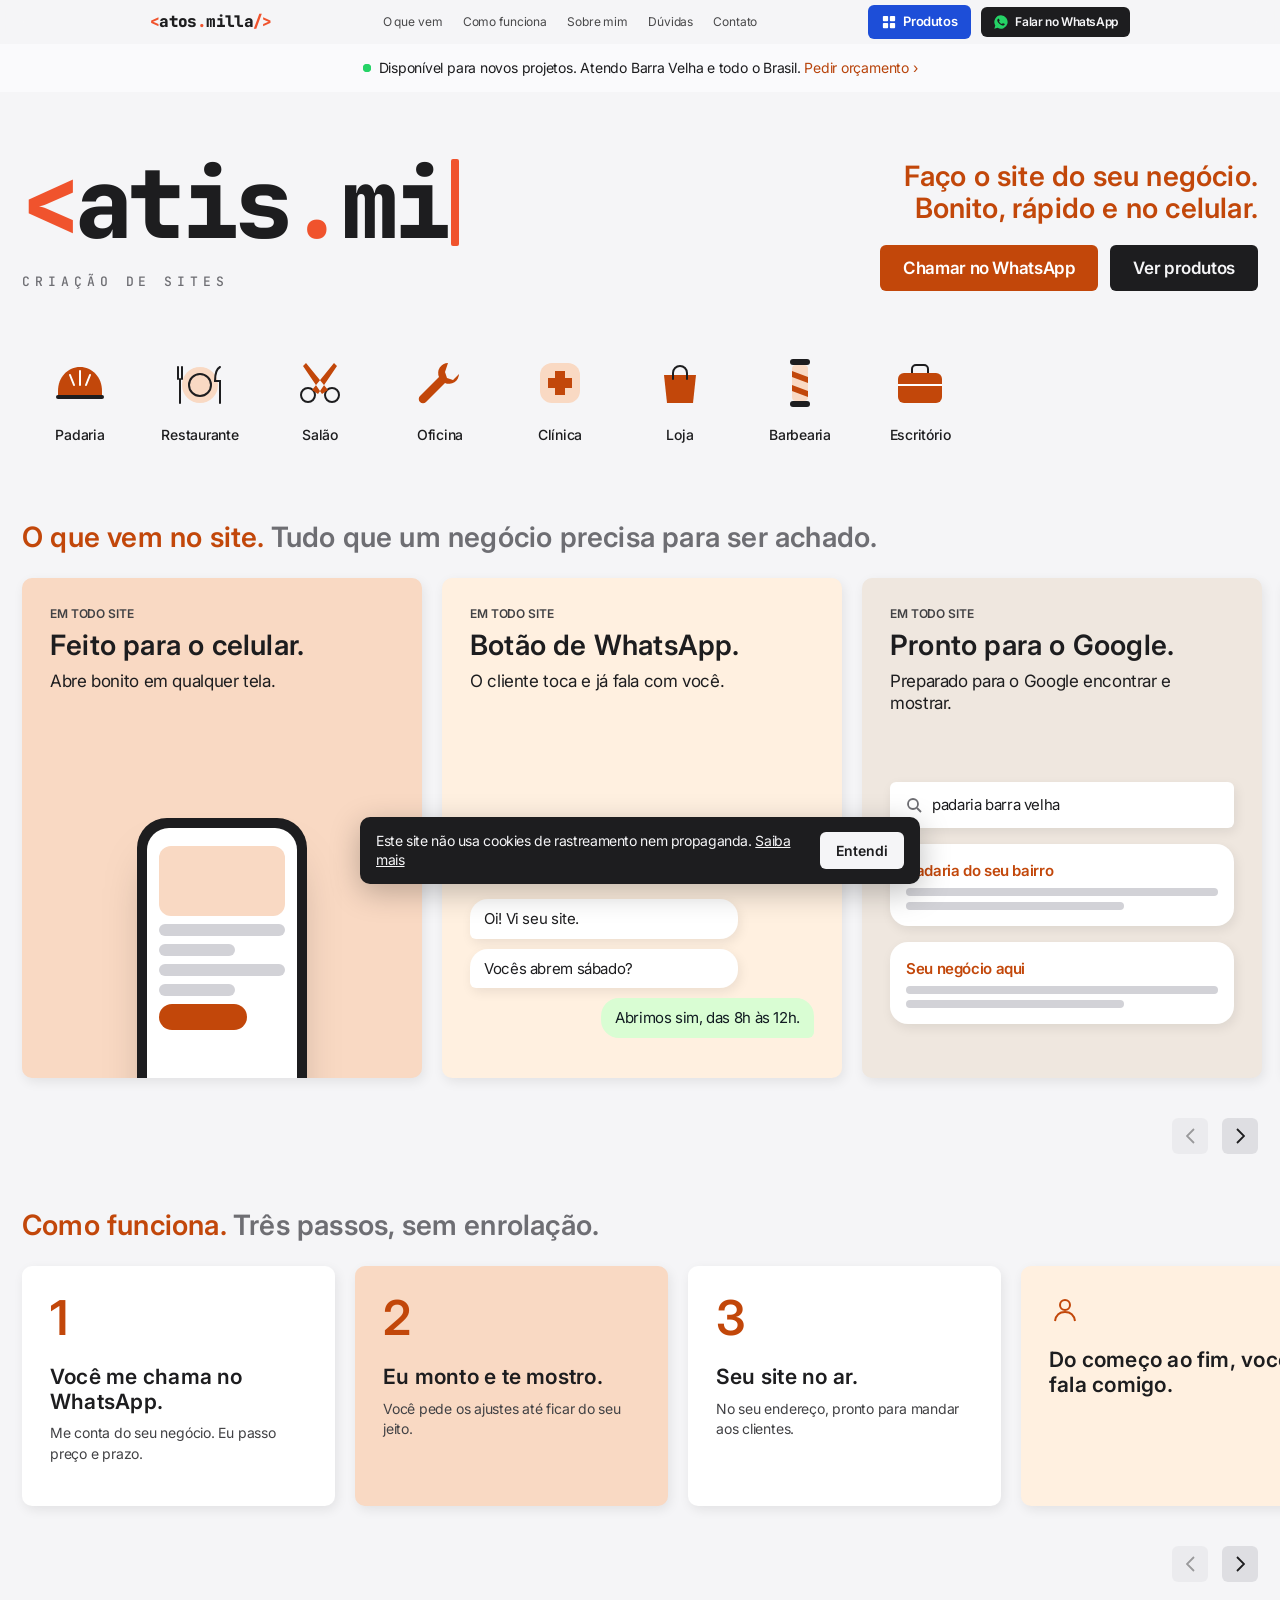
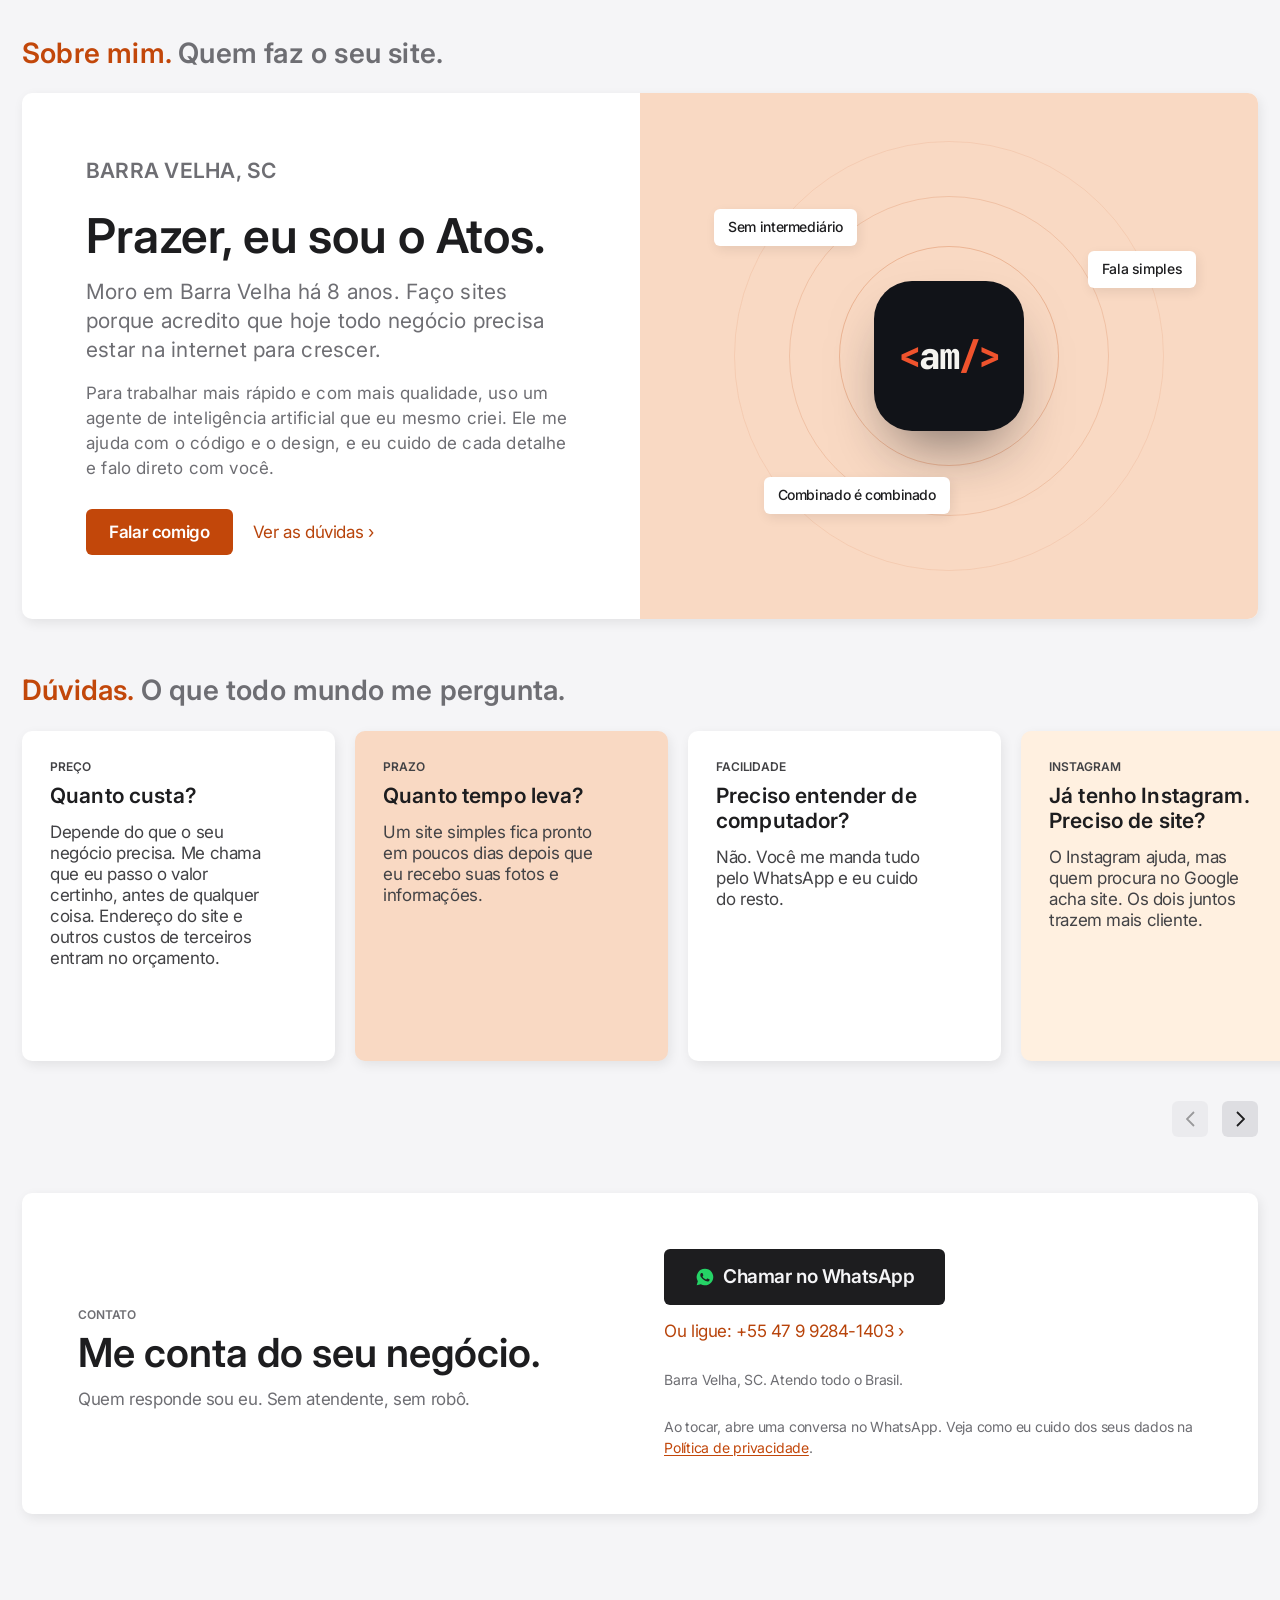
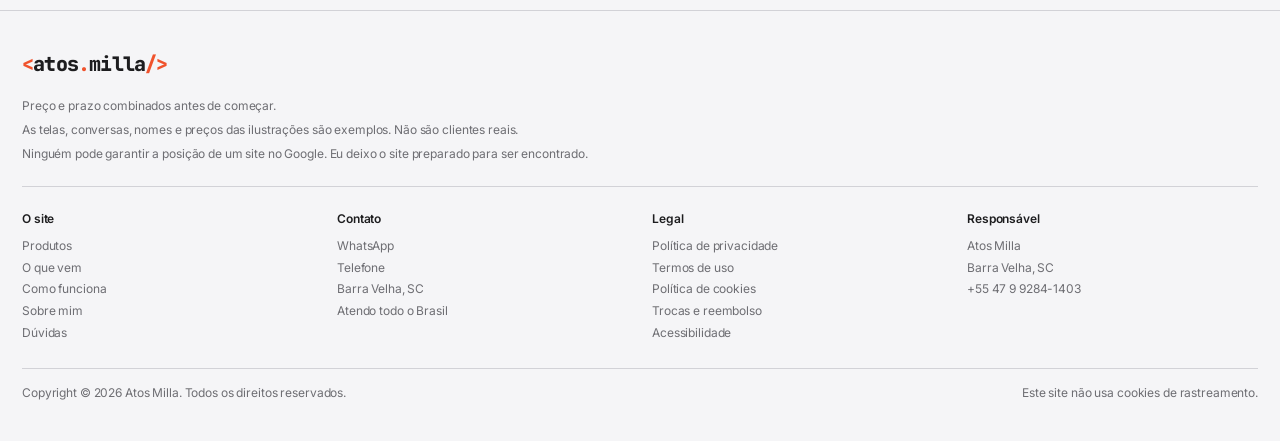
<file: index.html>
<!doctype html>
<html lang="pt-BR">
<head>
<meta charset="utf-8">
<meta name="viewport" content="width=device-width, initial-scale=1">
<title>Atos Milla · Criador de sites</title>
<meta name="description" content="Eu sou o Atos Milla, de Barra Velha, SC. Faço sites bonitos, rápidos e feitos para o celular para pequenos negócios. Você fala direto comigo pelo WhatsApp.">
<meta name="theme-color" content="#f5f5f7">
<meta property="og:title" content="Atos Milla · Criador de sites">
<meta property="og:description" content="Faço o site do seu negócio. Você fala direto comigo, do começo ao fim.">
<meta property="og:type" content="website">
<meta property="og:url" content="https://atosmilla.github.io/">
<meta property="og:image" content="https://atosmilla.github.io/assets/og.jpg">
<link rel="icon" href="data:image/svg+xml,%3Csvg xmlns='http://www.w3.org/2000/svg' viewBox='0 0 64 64'%3E%3Crect width='64' height='64' rx='16' fill='%23111318'/%3E%3Cpath d='M30 20L14 32l16 12' fill='none' stroke='%23F0532D' stroke-width='7' stroke-linecap='round' stroke-linejoin='round'/%3E%3Cpath d='M44 14L34 50' stroke='%23F5F4F0' stroke-width='7' stroke-linecap='round'/%3E%3C/svg%3E">
<link rel="stylesheet" href="assets/fonts.css?v=20261127a">
<link rel="stylesheet" href="assets/site.css?v=20261127a">
</head>
<body>
<a class="skip" href="#topo">Pular para o conteúdo</a>

<svg width="0" height="0" style="position:absolute" aria-hidden="true">
  <symbol id="i-wa" viewBox="0 0 24 24"><path fill="currentColor" d="M12 2a10 10 0 0 0-8.6 15.1L2 22l5-1.3A10 10 0 1 0 12 2Zm5.3 14.1c-.2.6-1.3 1.2-1.8 1.2s-1 .2-3.4-.7a12 12 0 0 1-4.7-4.2c-.4-.6-1-1.7-1-2.9s.6-1.8.9-2.1c.2-.2.5-.3.7-.3h.5c.2 0 .4 0 .6.5l.8 2c.1.2.1.4 0 .5l-.3.5-.4.4c-.1.2-.3.3-.1.6.2.3.8 1.3 1.6 2 1.1 1 2 1.3 2.3 1.4.3.1.5.1.6-.1l.9-1c.2-.3.4-.2.6-.1l1.9.9c.3.1.5.2.5.3.1.2.1.7-.2 1.1Z"/></symbol>
  <symbol id="i-plus" viewBox="0 0 14 14"><path d="M7 2v10M2 7h10" fill="none" stroke="currentColor" stroke-width="1.6"/></symbol>
  <symbol id="i-out" viewBox="0 0 14 14"><path d="M4 10L10 4M5 4h5v5" fill="none" stroke="currentColor" stroke-width="1.6"/></symbol>
  <symbol id="i-prev" viewBox="0 0 9 16"><path d="M8 1L1 8l7 7" fill="none" stroke="currentColor" stroke-width="1.8"/></symbol>
  <symbol id="i-next" viewBox="0 0 9 16"><path d="M1 1l7 7-7 7" fill="none" stroke="currentColor" stroke-width="1.8"/></symbol>
</svg>

<!-- 1. NAV -->
<header class="gnav" id="gnav">
  <nav class="gnav-in" aria-label="Principal">
    <a class="gnav-logo" href="#topo" aria-label="Atos Milla, início"><span class="logo-t"><b>&lt;</b>atos<b>.</b>milla<b>/&gt;</b></span></a>
    <ul class="gnav-links" id="gnav-links">
      <li><a href="#o-que-vem">O que vem</a></li>
      <li><a href="#como-funciona">Como funciona</a></li>
      <li><a href="#sobre">Sobre mim</a></li>
      <li><a href="#duvidas">Dúvidas</a></li>
      <li><a href="#contato">Contato</a></li>
    </ul>
    <div class="gnav-act">
      <a class="gnav-prod" href="produtos.html"><svg aria-hidden="true" viewBox="0 0 16 16" width="14" height="14" fill="currentColor"><rect x="1" y="1" width="6" height="6" rx="1"/><rect x="9" y="1" width="6" height="6" rx="1"/><rect x="1" y="9" width="6" height="6" rx="1"/><rect x="9" y="9" width="6" height="6" rx="1"/></svg><span>Produtos</span></a>
      <a class="gnav-cta" data-wa="Oi Atos! Vi seu site e quero conversar." href="#contato" aria-label="Falar no WhatsApp"><svg aria-hidden="true"><use href="#i-wa"/></svg><span>Falar no WhatsApp</span></a>
    </div>
    <button class="gnav-burger" id="burger" aria-label="Abrir menu" aria-expanded="false" aria-controls="gnav-links">
      <svg aria-hidden="true" width="18" height="12" viewBox="0 0 18 12" fill="none" stroke="currentColor" stroke-width="1.4"><path d="M1 3h16M1 9h16"/></svg>
    </button>
  </nav>
</header>

<div class="ribbon"><span class="live" aria-hidden="true"></span>Disponível para novos projetos. Atendo Barra Velha e todo o Brasil. <a class="lk" data-wa="Oi Atos! Quero um orçamento para o meu site." href="#contato">Pedir orçamento</a></div>

<main id="topo">
  <!-- 3. CABEÇALHO -->
  <section class="wrap phead">
    <div class="brand-wrap" data-brand>
      <h1 class="brand" aria-label="Atos Milla"><span class="ghost" aria-hidden="true"><b>&lt;</b>atos<b>.</b>milla<b>/&gt;</b></span><span class="typed" aria-hidden="true"><b>&lt;</b>atos<b>.</b>milla<b>/&gt;</b></span></h1>
      <p class="brand-sub">Criação de sites</p>
    </div>
    <div class="phead-side rv">
      <h2>Faço o site do seu negócio. Bonito, rápido e no celular.</h2>
      <div class="btn-row">
        <a class="btn" data-wa="Oi Atos! Vi seu site e quero um site para o meu negócio." href="#contato">Chamar no WhatsApp</a>
        <a class="btn btn-dark" href="produtos.html">Ver produtos</a>
      </div>
    </div>
  </section>

  <!-- 4. ÍCONES: negócios que eu atendo -->
  <nav class="wrap iconnav rv" aria-label="Negócios que eu atendo">
    <a data-wa="Oi Atos! Quero um site para a minha padaria." href="#contato"><div class="ico"><svg aria-hidden="true" width="56" height="44" viewBox="0 0 56 44"><path class="o" d="M6 30c0-14 10-24 22-24s22 10 22 24v4H6z"/><path d="M18 14l4 10M28 10v14M38 14l-4 10" stroke="#fff" stroke-width="2" stroke-linecap="round"/><rect x="4" y="34" width="48" height="4" rx="2" fill="currentColor"/></svg></div>Padaria</a>
    <a data-wa="Oi Atos! Quero um site para o meu restaurante." href="#contato"><div class="ico"><svg aria-hidden="true" width="56" height="48" viewBox="0 0 56 48"><circle class="t" cx="28" cy="26" r="18"/><circle cx="28" cy="26" r="11" fill="none" stroke="currentColor" stroke-width="2"/><path d="M6 8v12M10 8v12M8 20v24M48 8c-4 2-5 8-5 14h5v22" fill="none" stroke="currentColor" stroke-width="2" stroke-linecap="round"/></svg></div>Restaurante</a>
    <a data-wa="Oi Atos! Quero um site para o meu salão." href="#contato"><div class="ico"><svg aria-hidden="true" width="52" height="48" viewBox="0 0 52 48"><circle cx="14" cy="36" r="7" fill="none" stroke="currentColor" stroke-width="2"/><circle cx="38" cy="36" r="7" fill="none" stroke="currentColor" stroke-width="2"/><path class="o" d="M18 31L40 4l3 3-19 28zM34 31L12 4 9 7l19 28z"/></svg></div>Salão</a>
    <a data-wa="Oi Atos! Quero um site para a minha oficina." href="#contato"><div class="ico"><svg aria-hidden="true" width="52" height="48" viewBox="0 0 52 48"><path class="o" d="M34 4a10 10 0 0 0-9 14L6 37a4 4 0 0 0 6 6l19-19a10 10 0 0 0 14-9l-6 6-6-2-2-6z"/></svg></div>Oficina</a>
    <a data-wa="Oi Atos! Quero um site para a minha clínica." href="#contato"><div class="ico"><svg aria-hidden="true" width="48" height="48" viewBox="0 0 48 48"><rect class="t" x="4" y="4" width="40" height="40" rx="12"/><path class="o" d="M19 12h10v7h7v10h-7v7H19v-7h-7V19h7z"/></svg></div>Clínica</a>
    <a data-wa="Oi Atos! Quero um site para a minha loja." href="#contato"><div class="ico"><svg aria-hidden="true" width="48" height="48" viewBox="0 0 48 48"><path class="o" d="M8 16h32l-3 28H11z"/><path d="M17 20v-6a7 7 0 0 1 14 0v6" fill="none" stroke="currentColor" stroke-width="2" stroke-linecap="round"/></svg></div>Loja</a>
    <a data-wa="Oi Atos! Quero um site para a minha barbearia." href="#contato"><div class="ico"><svg aria-hidden="true" width="40" height="52" viewBox="0 0 40 52"><rect x="10" y="2" width="20" height="6" rx="3" fill="currentColor"/><rect x="10" y="44" width="20" height="6" rx="3" fill="currentColor"/><rect x="12" y="8" width="16" height="36" rx="4" class="t"/><path class="o" d="M12 14l16 6v6l-16-6zM12 28l16 6v6l-16-6z"/></svg></div>Barbearia</a>
    <a data-wa="Oi Atos! Quero um site para o meu escritório." href="#contato"><div class="ico"><svg aria-hidden="true" width="52" height="44" viewBox="0 0 52 44"><rect class="o" x="4" y="12" width="44" height="30" rx="6"/><path d="M18 12V8a4 4 0 0 1 4-4h8a4 4 0 0 1 4 4v4" fill="none" stroke="currentColor" stroke-width="2"/><path d="M4 24h44" stroke="#fff" stroke-width="2"/></svg></div>Escritório</a>
  </nav>
  <div class="wrap swipe" aria-hidden="true"><div class="swipe-track"><span class="swipe-thumb"></span></div></div>

  <!-- 5. PRATELEIRA: o que vem no site -->
  <section class="wrap shelf" id="o-que-vem">
    <h2 class="shelf-h rv"><span class="a">O que vem no site.</span> <span class="b">Tudo que um negócio precisa para ser achado.</span></h2>
    <div class="rail rv" data-rail>
      <div class="rail-track">
        <div class="card" style="background:var(--tint-1)" data-live>
          <div class="card-info"><p class="eyebrow">Em todo site</p><h3 class="card-title">Feito para o celular.</h3><p class="card-desc">Abre bonito em qualquer tela.</p></div>
          <div class="card-media"><div class="art"><div class="phone" aria-hidden="true"><div class="scr"><i class="b hero"></i><i class="b"></i><i class="b s"></i><i class="b"></i><i class="b s"></i><i class="b btnb"></i></div></div></div></div>
        </div>
        <div class="card" style="background:var(--tint-3)" data-live>
          <div class="card-info"><p class="eyebrow">Em todo site</p><h3 class="card-title">Botão de WhatsApp.</h3><p class="card-desc">O cliente toca e já fala com você.</p></div>
          <div class="card-media"><div class="chat" aria-hidden="true"><p class="msg in-m">Oi! Vi seu site.</p><p class="msg in-m">Vocês abrem sábado?</p><p class="msg out-m">Abrimos sim, das 8h às 12h.</p></div></div>
        </div>
        <div class="card" style="background:var(--tint-2)" data-live>
          <div class="card-info"><p class="eyebrow">Em todo site</p><h3 class="card-title">Pronto para o Google.</h3><p class="card-desc">Preparado para o Google encontrar e mostrar.</p></div>
          <div class="card-media"><div class="search" aria-hidden="true">
            <div class="sbar"><svg viewBox="0 0 16 16" fill="none" stroke="currentColor" stroke-width="1.8"><circle cx="7" cy="7" r="5"/><path d="M11 11l4 4"/></svg><span class="typed">padaria barra velha</span></div>
            <div class="result"><b>Padaria do seu bairro</b><i></i><i></i></div>
            <div class="result"><b>Seu negócio aqui</b><i></i><i></i></div>
          </div></div>
        </div>
        <div class="card dark" style="background:var(--tint-4)" data-live>
          <div class="card-info"><p class="eyebrow">Em todo site</p><h3 class="card-title">Abre rapidinho.</h3><p class="card-desc">Leve, feito para abrir rápido até no 4G.</p></div>
          <div class="card-media"><div class="speed" aria-hidden="true"><p class="big">Leve<small>e rápido</small></p><div class="track"><div class="fill"></div></div></div></div>
        </div>
        <div class="card" style="background:var(--tint-1)" data-live>
          <div class="card-info"><p class="eyebrow">Em todo site</p><h3 class="card-title">Seu próprio endereço.</h3><p class="card-desc">Fácil de lembrar e de mandar. O custo do endereço vem no orçamento.</p></div>
          <div class="card-media"><div class="browser" aria-hidden="true"><div class="top"><i></i><i></i><i></i><span class="url">https://<b>seunegocio.com.br</b></span></div><div class="body"><i></i><i></i><i></i></div></div></div>
        </div>
        <div class="card" style="background:var(--tint-3)" data-live>
          <div class="card-info"><p class="eyebrow">Depois de pronto</p><h3 class="card-title">Mudou algo? Eu mudo.</h3><p class="card-desc">Preço, horário, foto nova. Do jeito que a gente combinar.</p></div>
          <div class="card-media"><div class="swap" aria-hidden="true">
            <div class="row"><span>Pão francês, kg</span><span class="val"><span class="old">R$ 16,90</span><span class="new">R$ 17,50</span></span></div>
            <div class="row"><span>Sábado</span><span class="val"><span class="old">8h às 12h</span><span class="new">7h às 13h</span></span></div>
          </div></div>
        </div>
      </div>
      <div class="rail-paddles">
        <button class="paddle" data-prev aria-label="Anterior"><svg aria-hidden="true"><use href="#i-prev"/></svg></button>
        <button class="paddle" data-next aria-label="Próximo"><svg aria-hidden="true"><use href="#i-next"/></svg></button>
      </div>
    </div>
  </section>

  <!-- 5c. PRATELEIRA: como funciona -->
  <section class="wrap shelf" id="como-funciona">
    <h2 class="shelf-h rv"><span class="a">Como funciona.</span> <span class="b">Três passos, sem enrolação.</span></h2>
    <div class="rail rv" data-rail>
      <div class="rail-track">
        <div class="tile" style="background:var(--surface)"><span class="num">1</span><p>Você me chama no WhatsApp.</p><p class="sub">Me conta do seu negócio. Eu passo preço e prazo.</p></div>
        <div class="tile" style="background:var(--tint-1)"><span class="num">2</span><p>Eu monto e te mostro.</p><p class="sub">Você pede os ajustes até ficar do seu jeito.</p></div>
        <div class="tile" style="background:var(--surface)"><span class="num">3</span><p>Seu site no ar.</p><p class="sub">No seu endereço, pronto para mandar aos clientes.</p></div>
        <div class="tile" style="background:var(--tint-3)"><svg class="ticon" aria-hidden="true" viewBox="0 0 32 32" fill="none" stroke="currentColor" stroke-width="2"><circle cx="16" cy="11" r="5"/><path d="M6 27c1-6 5-9 10-9s9 3 10 9"/></svg><p>Do começo ao fim, você fala comigo.</p></div>
      </div>
      <div class="rail-paddles">
        <button class="paddle" data-prev aria-label="Anterior"><svg aria-hidden="true"><use href="#i-prev"/></svg></button>
        <button class="paddle" data-next aria-label="Próximo"><svg aria-hidden="true"><use href="#i-next"/></svg></button>
      </div>
    </div>
  </section>

  <!-- 8. DESTAQUE: sobre mim -->
  <section class="wrap shelf" id="sobre">
    <h2 class="shelf-h rv"><span class="a">Sobre mim.</span> <span class="b">Quem faz o seu site.</span></h2>
    <div class="feature rv" style="margin-top:16px">
      <div class="feature-copy">
        <p class="eyebrow">Barra Velha, SC</p>
        <h2>Prazer, eu sou o Atos.</h2>
        <!-- História contada pelo Atos (aprovada em 2026-11-25) -->
        <p>Moro em Barra Velha há 8 anos. Faço sites porque acredito que hoje todo negócio precisa estar na internet para crescer.</p>
        <p class="small">Para trabalhar mais rápido e com mais qualidade, uso um agente de inteligência artificial que eu mesmo criei. Ele me ajuda com o código e o design, e eu cuido de cada detalhe e falo direto com você.</p>
        <div class="cta"><a class="btn" data-wa="Oi Atos! Vi seu site e quero conversar." href="#contato">Falar comigo</a><a class="lk" href="#duvidas">Ver as dúvidas</a></div>
      </div>
      <!-- Espaço para vídeo do Higgsfield no futuro -->
      <div class="feature-media" data-live>
        <div class="mono" aria-hidden="true">
          <span class="ring r1"></span><span class="ring r2"></span><span class="ring r3"></span>
          <span class="disc"><span><b style="color:var(--logo)">&lt;</b>am<b style="color:var(--logo)">/&gt;</b></span></span>
          <span class="tag t1">Sem intermediário</span>
          <span class="tag t2">Fala simples</span>
          <span class="tag t3">Combinado é combinado</span>
        </div>
      </div>
    </div>
  </section>

  <!-- 5d. PRATELEIRA: dúvidas -->
  <section class="wrap shelf" id="duvidas">
    <h2 class="shelf-h rv"><span class="a">Dúvidas.</span> <span class="b">O que todo mundo me pergunta.</span></h2>
    <div class="rail rv" data-rail>
      <div class="rail-track">
        <div class="card w-313 faq" style="background:var(--surface)"><div class="card-info"><p class="eyebrow">Preço</p><h3 class="card-title">Quanto custa?</h3><p class="card-desc">Depende do que o seu negócio precisa. Me chama que eu passo o valor certinho, antes de qualquer coisa. Endereço do site e outros custos de terceiros entram no orçamento.</p></div></div>
        <div class="card w-313 faq" style="background:var(--tint-1)"><div class="card-info"><p class="eyebrow">Prazo</p><h3 class="card-title">Quanto tempo leva?</h3><p class="card-desc">Um site simples fica pronto em poucos dias depois que eu recebo suas fotos e informações.</p></div></div>
        <div class="card w-313 faq" style="background:var(--surface)"><div class="card-info"><p class="eyebrow">Facilidade</p><h3 class="card-title">Preciso entender de computador?</h3><p class="card-desc">Não. Você me manda tudo pelo WhatsApp e eu cuido do resto.</p></div></div>
        <div class="card w-313 faq" style="background:var(--tint-3)"><div class="card-info"><p class="eyebrow">Instagram</p><h3 class="card-title">Já tenho Instagram. Preciso de site?</h3><p class="card-desc">O Instagram ajuda, mas quem procura no Google acha site. Os dois juntos trazem mais cliente.</p></div></div>
        <div class="card w-313 faq" style="background:var(--surface)"><div class="card-info"><p class="eyebrow">Depois</p><h3 class="card-title">E se eu quiser mudar algo?</h3><p class="card-desc">Me manda uma mensagem. Preço, horário ou foto nova, eu atualizo do jeito que a gente combinou no orçamento.</p></div></div>
      </div>
      <div class="rail-paddles">
        <button class="paddle" data-prev aria-label="Anterior"><svg aria-hidden="true"><use href="#i-prev"/></svg></button>
        <button class="paddle" data-next aria-label="Próximo"><svg aria-hidden="true"><use href="#i-next"/></svg></button>
      </div>
    </div>
  </section>

  <!-- 9. CONTATO -->
  <section class="wrap shelf" id="contato">
    <div class="contact rv">
      <div>
        <p class="eyebrow">Contato</p>
        <h2>Me conta do seu negócio.</h2>
        <p>Quem responde sou eu. Sem atendente, sem robô.</p>
      </div>
      <div class="contact-act">
        <a class="btn btn-lg btn-wa" data-wa="Oi Atos! Vi seu site e quero um site para o meu negócio." href="https://wa.me/5547992841403"><svg aria-hidden="true"><use href="#i-wa"/></svg>Chamar no WhatsApp</a>
        <a class="lk" href="tel:+5547992841403">Ou ligue: +55 47 9 9284-1403</a>
        <p class="meta">Barra Velha, SC. Atendo todo o Brasil.</p>
        <p class="meta">Ao tocar, abre uma conversa no WhatsApp. Veja como eu cuido dos seus dados na <a class="tx" href="privacidade.html">Política de privacidade</a>.</p>
      </div>
    </div>
  </section>
</main>

<!-- 10. RODAPÉ -->
<footer class="wrap foot">
  <p class="foot-logo"><span class="logo-t"><b>&lt;</b>atos<b>.</b>milla<b>/&gt;</b></span></p>
  <div class="foot-notes">
    <p>Preço e prazo combinados antes de começar.</p>
    <p>As telas, conversas, nomes e preços das ilustrações são exemplos. Não são clientes reais.</p>
    <p>Ninguém pode garantir a posição de um site no Google. Eu deixo o site preparado para ser encontrado.</p>
  </div>
  <div class="foot-cols">
    <div><h4>O site</h4><a href="produtos.html">Produtos</a><a href="index.html#o-que-vem">O que vem</a><a href="index.html#como-funciona">Como funciona</a><a href="index.html#sobre">Sobre mim</a><a href="index.html#duvidas">Dúvidas</a></div>
    <div><h4>Contato</h4><a data-wa="Oi Atos! Vi seu site e quero conversar." href="index.html#contato">WhatsApp</a><a href="tel:+5547992841403">Telefone</a><span>Barra Velha, SC</span><span>Atendo todo o Brasil</span></div>
    <div><h4>Legal</h4><a href="privacidade.html">Política de privacidade</a><a href="termos.html">Termos de uso</a><a href="cookies.html">Política de cookies</a><a href="reembolso.html">Trocas e reembolso</a><a href="acessibilidade.html">Acessibilidade</a></div>
    <div><h4>Responsável</h4><span>Atos Milla</span><span>Barra Velha, SC</span><span>+55 47 9 9284-1403</span></div>
  </div>
  <div class="foot-legal"><span>Copyright © <span id="ano">2026</span> Atos Milla. Todos os direitos reservados.</span><span>Este site não usa cookies de rastreamento.</span></div>
</footer>

<script src="assets/site.js?v=20261127a"></script>
</body>
</html>
</file>
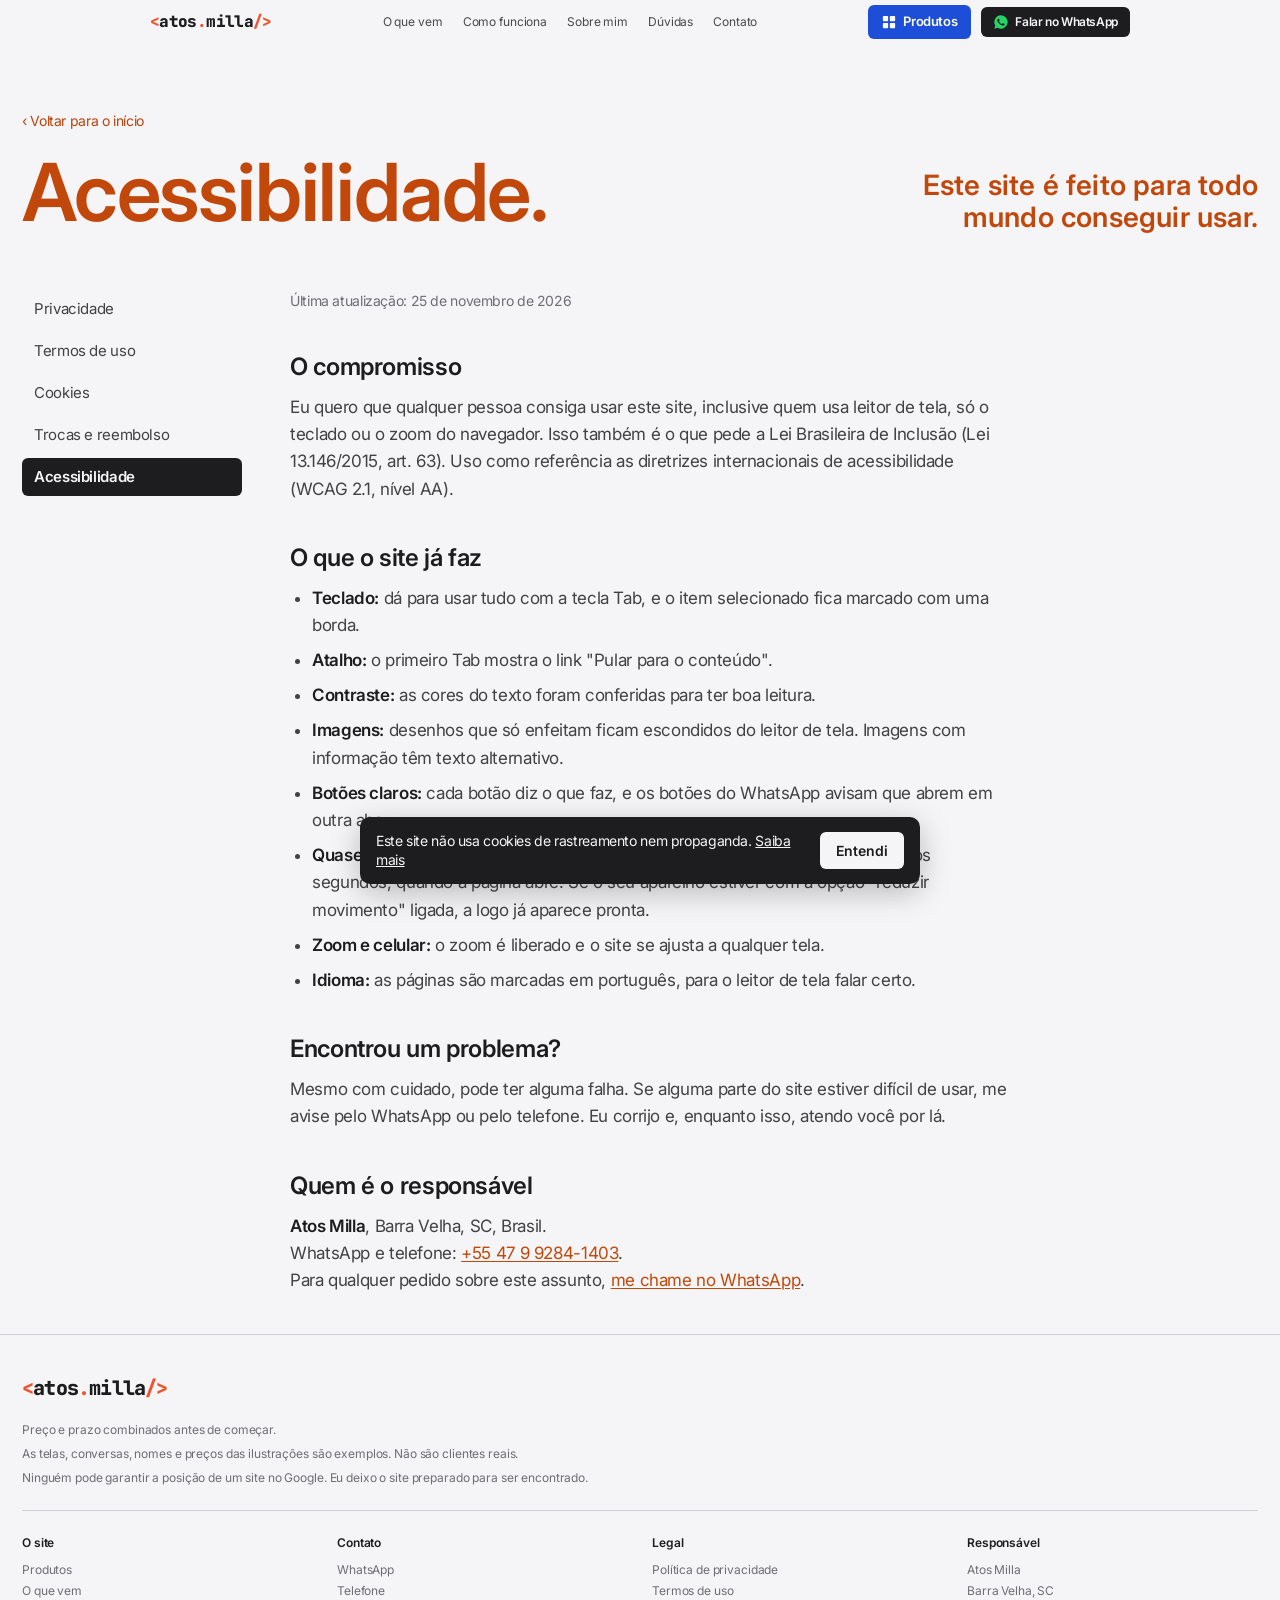
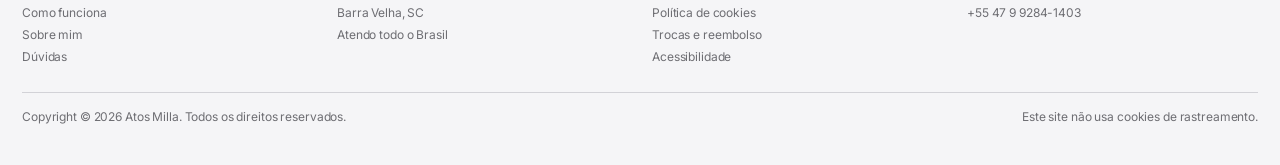
<file: acessibilidade.html>
<!doctype html>
<html lang="pt-BR">
<head>
<meta charset="utf-8">
<meta name="viewport" content="width=device-width, initial-scale=1">
<title>Acessibilidade · Atos Milla</title>
<meta name="description" content="O que o site do Atos Milla faz para ser usado por todas as pessoas.">
<meta name="theme-color" content="#f5f5f7">
<meta property="og:title" content="Acessibilidade · Atos Milla">
<meta property="og:description" content="Faço o site do seu negócio. Você fala direto comigo, do começo ao fim.">
<meta property="og:type" content="website">
<meta property="og:image" content="https://atosmilla.github.io/assets/og.jpg">
<link rel="icon" href="data:image/svg+xml,%3Csvg xmlns='http://www.w3.org/2000/svg' viewBox='0 0 64 64'%3E%3Crect width='64' height='64' rx='16' fill='%23111318'/%3E%3Cpath d='M30 20L14 32l16 12' fill='none' stroke='%23F0532D' stroke-width='7' stroke-linecap='round' stroke-linejoin='round'/%3E%3Cpath d='M44 14L34 50' stroke='%23F5F4F0' stroke-width='7' stroke-linecap='round'/%3E%3C/svg%3E">
<link rel="stylesheet" href="assets/fonts.css?v=20261127a">
<link rel="stylesheet" href="assets/site.css?v=20261127a">
</head>
<body>
<a class="skip" href="index.html">Pular para o conteúdo</a>

<svg width="0" height="0" style="position:absolute" aria-hidden="true">
  <symbol id="i-wa" viewBox="0 0 24 24"><path fill="currentColor" d="M12 2a10 10 0 0 0-8.6 15.1L2 22l5-1.3A10 10 0 1 0 12 2Zm5.3 14.1c-.2.6-1.3 1.2-1.8 1.2s-1 .2-3.4-.7a12 12 0 0 1-4.7-4.2c-.4-.6-1-1.7-1-2.9s.6-1.8.9-2.1c.2-.2.5-.3.7-.3h.5c.2 0 .4 0 .6.5l.8 2c.1.2.1.4 0 .5l-.3.5-.4.4c-.1.2-.3.3-.1.6.2.3.8 1.3 1.6 2 1.1 1 2 1.3 2.3 1.4.3.1.5.1.6-.1l.9-1c.2-.3.4-.2.6-.1l1.9.9c.3.1.5.2.5.3.1.2.1.7-.2 1.1Z"/></symbol>
  <symbol id="i-plus" viewBox="0 0 14 14"><path d="M7 2v10M2 7h10" fill="none" stroke="currentColor" stroke-width="1.6"/></symbol>
  <symbol id="i-out" viewBox="0 0 14 14"><path d="M4 10L10 4M5 4h5v5" fill="none" stroke="currentColor" stroke-width="1.6"/></symbol>
  <symbol id="i-prev" viewBox="0 0 9 16"><path d="M8 1L1 8l7 7" fill="none" stroke="currentColor" stroke-width="1.8"/></symbol>
  <symbol id="i-next" viewBox="0 0 9 16"><path d="M1 1l7 7-7 7" fill="none" stroke="currentColor" stroke-width="1.8"/></symbol>
</svg>

<!-- 1. NAV -->
<header class="gnav" id="gnav">
  <nav class="gnav-in" aria-label="Principal">
    <a class="gnav-logo" href="index.html" aria-label="Atos Milla, início"><span class="logo-t"><b>&lt;</b>atos<b>.</b>milla<b>/&gt;</b></span></a>
    <ul class="gnav-links" id="gnav-links">
      <li><a href="index.html#o-que-vem">O que vem</a></li>
      <li><a href="index.html#como-funciona">Como funciona</a></li>
      <li><a href="index.html#sobre">Sobre mim</a></li>
      <li><a href="index.html#duvidas">Dúvidas</a></li>
      <li><a href="index.html#contato">Contato</a></li>
    </ul>
    <div class="gnav-act">
      <a class="gnav-prod" href="produtos.html"><svg aria-hidden="true" viewBox="0 0 16 16" width="14" height="14" fill="currentColor"><rect x="1" y="1" width="6" height="6" rx="1"/><rect x="9" y="1" width="6" height="6" rx="1"/><rect x="1" y="9" width="6" height="6" rx="1"/><rect x="9" y="9" width="6" height="6" rx="1"/></svg><span>Produtos</span></a>
      <a class="gnav-cta" data-wa="Oi Atos! Vi seu site e quero conversar." href="index.html#contato" aria-label="Falar no WhatsApp"><svg aria-hidden="true"><use href="#i-wa"/></svg><span>Falar no WhatsApp</span></a>
    </div>
    <button class="gnav-burger" id="burger" aria-label="Abrir menu" aria-expanded="false" aria-controls="gnav-links">
      <svg aria-hidden="true" width="18" height="12" viewBox="0 0 18 12" fill="none" stroke="currentColor" stroke-width="1.4"><path d="M1 3h16M1 9h16"/></svg>
    </button>
  </nav>
</header>

<main id="topo">
  <section class="wrap phead">
    <div>
      <a class="back" href="index.html">&lsaquo; Voltar para o início</a>
      <h1>Acessibilidade.</h1>
    </div>
    <div class="phead-side">
      <h2>Este site é feito para todo mundo conseguir usar.</h2>
    </div>
  </section>
  <section class="wrap legal">
    <nav class="legal-nav" aria-label="Páginas legais"><a href="privacidade.html">Privacidade</a><a href="termos.html">Termos de uso</a><a href="cookies.html">Cookies</a><a href="reembolso.html">Trocas e reembolso</a><a href="acessibilidade.html" aria-current="page">Acessibilidade</a></nav>
    <article class="legal-doc">
      <p class="legal-date">Última atualização: 25 de novembro de 2026</p>
      <h2>O compromisso</h2>
      <p>Eu quero que qualquer pessoa consiga usar este site, inclusive quem usa leitor de tela, só o teclado ou o zoom do navegador. Isso também é o que pede a Lei Brasileira de Inclusão (Lei 13.146/2015, art. 63). Uso como referência as diretrizes internacionais de acessibilidade (WCAG 2.1, nível AA).</p>

      <h2>O que o site já faz</h2>
      <ul>
        <li><b>Teclado:</b> dá para usar tudo com a tecla Tab, e o item selecionado fica marcado com uma borda.</li>
        <li><b>Atalho:</b> o primeiro Tab mostra o link "Pular para o conteúdo".</li>
        <li><b>Contraste:</b> as cores do texto foram conferidas para ter boa leitura.</li>
        <li><b>Imagens:</b> desenhos que só enfeitam ficam escondidos do leitor de tela. Imagens com informação têm texto alternativo.</li>
        <li><b>Botões claros:</b> cada botão diz o que faz, e os botões do WhatsApp avisam que abrem em outra aba.</li>
        <li><b>Quase sem animações:</b> só a logo da página inicial é digitada uma vez, em poucos segundos, quando a página abre. Se o seu aparelho estiver com a opção "reduzir movimento" ligada, a logo já aparece pronta.</li>
        <li><b>Zoom e celular:</b> o zoom é liberado e o site se ajusta a qualquer tela.</li>
        <li><b>Idioma:</b> as páginas são marcadas em português, para o leitor de tela falar certo.</li>
      </ul>

      <h2>Encontrou um problema?</h2>
      <p>Mesmo com cuidado, pode ter alguma falha. Se alguma parte do site estiver difícil de usar, me avise pelo WhatsApp ou pelo telefone. Eu corrijo e, enquanto isso, atendo você por lá.</p>
      <h2>Quem é o responsável</h2>
      <p><b>Atos Milla</b>, Barra Velha, SC, Brasil.<br>WhatsApp e telefone: <a class="tx" href="tel:+5547992841403">+55 47 9 9284-1403</a>.<br>Para qualquer pedido sobre este assunto, <a class="tx" data-wa="Oi Atos! Tenho uma dúvida sobre a página Acessibilidade do seu site." href="tel:+5547992841403">me chame no WhatsApp</a>.</p>
    </article>
  </section>
</main>

<footer class="wrap foot">
  <p class="foot-logo"><span class="logo-t"><b>&lt;</b>atos<b>.</b>milla<b>/&gt;</b></span></p>
  <div class="foot-notes">
    <p>Preço e prazo combinados antes de começar.</p>
    <p>As telas, conversas, nomes e preços das ilustrações são exemplos. Não são clientes reais.</p>
    <p>Ninguém pode garantir a posição de um site no Google. Eu deixo o site preparado para ser encontrado.</p>
  </div>
  <div class="foot-cols">
    <div><h4>O site</h4><a href="produtos.html">Produtos</a><a href="index.html#o-que-vem">O que vem</a><a href="index.html#como-funciona">Como funciona</a><a href="index.html#sobre">Sobre mim</a><a href="index.html#duvidas">Dúvidas</a></div>
    <div><h4>Contato</h4><a data-wa="Oi Atos! Vi seu site e quero conversar." href="index.html#contato">WhatsApp</a><a href="tel:+5547992841403">Telefone</a><span>Barra Velha, SC</span><span>Atendo todo o Brasil</span></div>
    <div><h4>Legal</h4><a href="privacidade.html">Política de privacidade</a><a href="termos.html">Termos de uso</a><a href="cookies.html">Política de cookies</a><a href="reembolso.html">Trocas e reembolso</a><a href="acessibilidade.html">Acessibilidade</a></div>
    <div><h4>Responsável</h4><span>Atos Milla</span><span>Barra Velha, SC</span><span>+55 47 9 9284-1403</span></div>
  </div>
  <div class="foot-legal"><span>Copyright © <span id="ano">2026</span> Atos Milla. Todos os direitos reservados.</span><span>Este site não usa cookies de rastreamento.</span></div>
</footer>

<script src="assets/site.js?v=20261127a"></script>
</body>
</html>
</file>
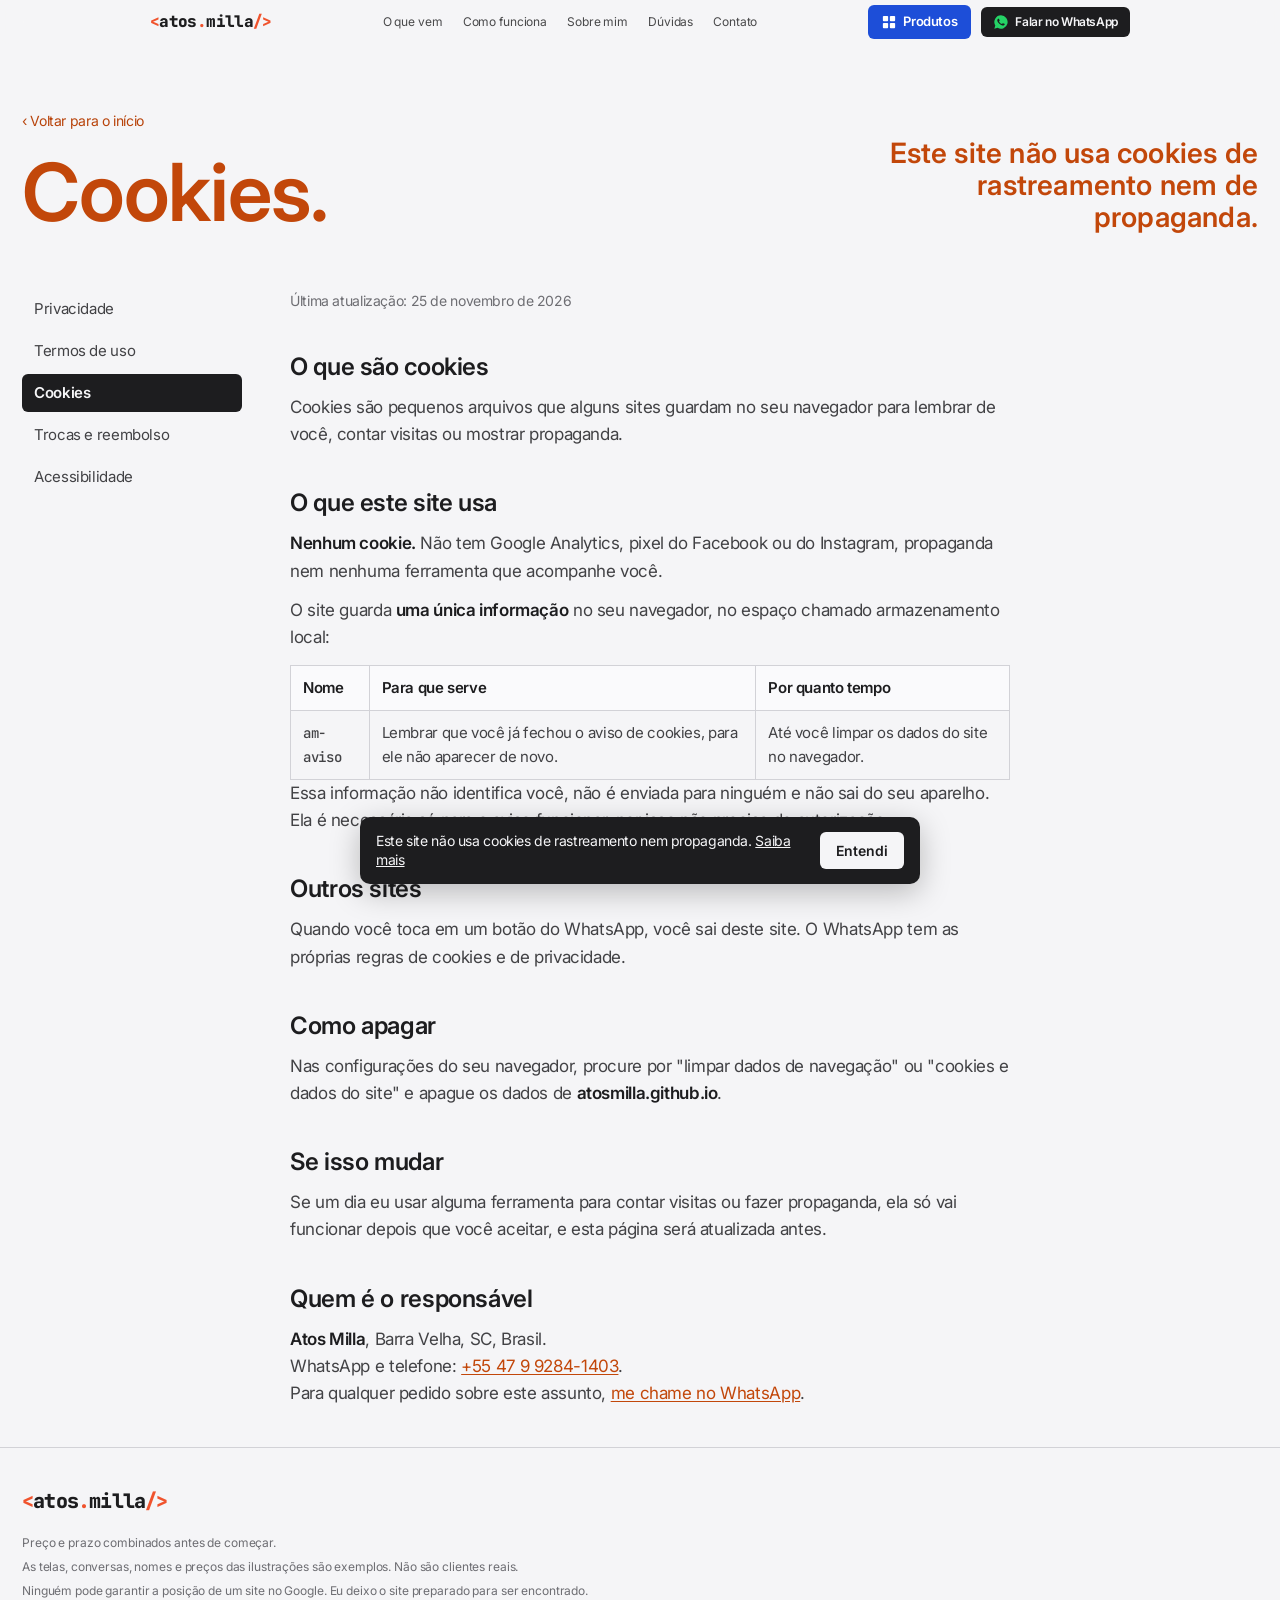
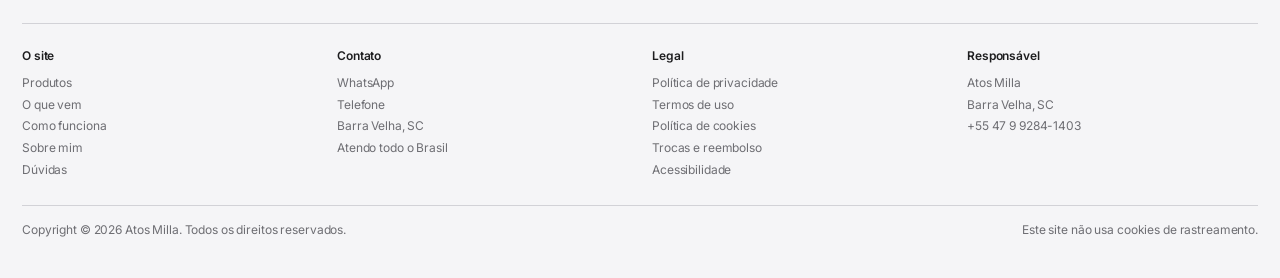
<file: cookies.html>
<!doctype html>
<html lang="pt-BR">
<head>
<meta charset="utf-8">
<meta name="viewport" content="width=device-width, initial-scale=1">
<title>Política de cookies · Atos Milla</title>
<meta name="description" content="O site do Atos Milla não usa cookies de rastreamento. Veja o que fica salvo no seu navegador.">
<meta name="theme-color" content="#f5f5f7">
<meta property="og:title" content="Política de cookies · Atos Milla">
<meta property="og:description" content="Faço o site do seu negócio. Você fala direto comigo, do começo ao fim.">
<meta property="og:type" content="website">
<meta property="og:image" content="https://atosmilla.github.io/assets/og.jpg">
<link rel="icon" href="data:image/svg+xml,%3Csvg xmlns='http://www.w3.org/2000/svg' viewBox='0 0 64 64'%3E%3Crect width='64' height='64' rx='16' fill='%23111318'/%3E%3Cpath d='M30 20L14 32l16 12' fill='none' stroke='%23F0532D' stroke-width='7' stroke-linecap='round' stroke-linejoin='round'/%3E%3Cpath d='M44 14L34 50' stroke='%23F5F4F0' stroke-width='7' stroke-linecap='round'/%3E%3C/svg%3E">
<link rel="stylesheet" href="assets/fonts.css?v=20261127a">
<link rel="stylesheet" href="assets/site.css?v=20261127a">
</head>
<body>
<a class="skip" href="index.html">Pular para o conteúdo</a>

<svg width="0" height="0" style="position:absolute" aria-hidden="true">
  <symbol id="i-wa" viewBox="0 0 24 24"><path fill="currentColor" d="M12 2a10 10 0 0 0-8.6 15.1L2 22l5-1.3A10 10 0 1 0 12 2Zm5.3 14.1c-.2.6-1.3 1.2-1.8 1.2s-1 .2-3.4-.7a12 12 0 0 1-4.7-4.2c-.4-.6-1-1.7-1-2.9s.6-1.8.9-2.1c.2-.2.5-.3.7-.3h.5c.2 0 .4 0 .6.5l.8 2c.1.2.1.4 0 .5l-.3.5-.4.4c-.1.2-.3.3-.1.6.2.3.8 1.3 1.6 2 1.1 1 2 1.3 2.3 1.4.3.1.5.1.6-.1l.9-1c.2-.3.4-.2.6-.1l1.9.9c.3.1.5.2.5.3.1.2.1.7-.2 1.1Z"/></symbol>
  <symbol id="i-plus" viewBox="0 0 14 14"><path d="M7 2v10M2 7h10" fill="none" stroke="currentColor" stroke-width="1.6"/></symbol>
  <symbol id="i-out" viewBox="0 0 14 14"><path d="M4 10L10 4M5 4h5v5" fill="none" stroke="currentColor" stroke-width="1.6"/></symbol>
  <symbol id="i-prev" viewBox="0 0 9 16"><path d="M8 1L1 8l7 7" fill="none" stroke="currentColor" stroke-width="1.8"/></symbol>
  <symbol id="i-next" viewBox="0 0 9 16"><path d="M1 1l7 7-7 7" fill="none" stroke="currentColor" stroke-width="1.8"/></symbol>
</svg>

<!-- 1. NAV -->
<header class="gnav" id="gnav">
  <nav class="gnav-in" aria-label="Principal">
    <a class="gnav-logo" href="index.html" aria-label="Atos Milla, início"><span class="logo-t"><b>&lt;</b>atos<b>.</b>milla<b>/&gt;</b></span></a>
    <ul class="gnav-links" id="gnav-links">
      <li><a href="index.html#o-que-vem">O que vem</a></li>
      <li><a href="index.html#como-funciona">Como funciona</a></li>
      <li><a href="index.html#sobre">Sobre mim</a></li>
      <li><a href="index.html#duvidas">Dúvidas</a></li>
      <li><a href="index.html#contato">Contato</a></li>
    </ul>
    <div class="gnav-act">
      <a class="gnav-prod" href="produtos.html"><svg aria-hidden="true" viewBox="0 0 16 16" width="14" height="14" fill="currentColor"><rect x="1" y="1" width="6" height="6" rx="1"/><rect x="9" y="1" width="6" height="6" rx="1"/><rect x="1" y="9" width="6" height="6" rx="1"/><rect x="9" y="9" width="6" height="6" rx="1"/></svg><span>Produtos</span></a>
      <a class="gnav-cta" data-wa="Oi Atos! Vi seu site e quero conversar." href="index.html#contato" aria-label="Falar no WhatsApp"><svg aria-hidden="true"><use href="#i-wa"/></svg><span>Falar no WhatsApp</span></a>
    </div>
    <button class="gnav-burger" id="burger" aria-label="Abrir menu" aria-expanded="false" aria-controls="gnav-links">
      <svg aria-hidden="true" width="18" height="12" viewBox="0 0 18 12" fill="none" stroke="currentColor" stroke-width="1.4"><path d="M1 3h16M1 9h16"/></svg>
    </button>
  </nav>
</header>

<main id="topo">
  <section class="wrap phead">
    <div>
      <a class="back" href="index.html">&lsaquo; Voltar para o início</a>
      <h1>Cookies.</h1>
    </div>
    <div class="phead-side">
      <h2>Este site não usa cookies de rastreamento nem de propaganda.</h2>
    </div>
  </section>
  <section class="wrap legal">
    <nav class="legal-nav" aria-label="Páginas legais"><a href="privacidade.html">Privacidade</a><a href="termos.html">Termos de uso</a><a href="cookies.html" aria-current="page">Cookies</a><a href="reembolso.html">Trocas e reembolso</a><a href="acessibilidade.html">Acessibilidade</a></nav>
    <article class="legal-doc">
      <p class="legal-date">Última atualização: 25 de novembro de 2026</p>
      <h2>O que são cookies</h2>
      <p>Cookies são pequenos arquivos que alguns sites guardam no seu navegador para lembrar de você, contar visitas ou mostrar propaganda.</p>

      <h2>O que este site usa</h2>
      <p><b>Nenhum cookie.</b> Não tem Google Analytics, pixel do Facebook ou do Instagram, propaganda nem nenhuma ferramenta que acompanhe você.</p>
      <p>O site guarda <b>uma única informação</b> no seu navegador, no espaço chamado armazenamento local:</p>
      <table class="legal-table">
        <thead><tr><th scope="col">Nome</th><th scope="col">Para que serve</th><th scope="col">Por quanto tempo</th></tr></thead>
        <tbody><tr><td><code>am-aviso</code></td><td>Lembrar que você já fechou o aviso de cookies, para ele não aparecer de novo.</td><td>Até você limpar os dados do site no navegador.</td></tr></tbody>
      </table>
      <p>Essa informação não identifica você, não é enviada para ninguém e não sai do seu aparelho. Ela é necessária só para o aviso funcionar, por isso não precisa de autorização.</p>

      <h2>Outros sites</h2>
      <p>Quando você toca em um botão do WhatsApp, você sai deste site. O WhatsApp tem as próprias regras de cookies e de privacidade.</p>

      <h2>Como apagar</h2>
      <p>Nas configurações do seu navegador, procure por "limpar dados de navegação" ou "cookies e dados do site" e apague os dados de <b>atosmilla.github.io</b>.</p>

      <h2>Se isso mudar</h2>
      <p>Se um dia eu usar alguma ferramenta para contar visitas ou fazer propaganda, ela só vai funcionar depois que você aceitar, e esta página será atualizada antes.</p>
      <h2>Quem é o responsável</h2>
      <p><b>Atos Milla</b>, Barra Velha, SC, Brasil.<br>WhatsApp e telefone: <a class="tx" href="tel:+5547992841403">+55 47 9 9284-1403</a>.<br>Para qualquer pedido sobre este assunto, <a class="tx" data-wa="Oi Atos! Tenho uma dúvida sobre a página Política de cookies do seu site." href="tel:+5547992841403">me chame no WhatsApp</a>.</p>
    </article>
  </section>
</main>

<footer class="wrap foot">
  <p class="foot-logo"><span class="logo-t"><b>&lt;</b>atos<b>.</b>milla<b>/&gt;</b></span></p>
  <div class="foot-notes">
    <p>Preço e prazo combinados antes de começar.</p>
    <p>As telas, conversas, nomes e preços das ilustrações são exemplos. Não são clientes reais.</p>
    <p>Ninguém pode garantir a posição de um site no Google. Eu deixo o site preparado para ser encontrado.</p>
  </div>
  <div class="foot-cols">
    <div><h4>O site</h4><a href="produtos.html">Produtos</a><a href="index.html#o-que-vem">O que vem</a><a href="index.html#como-funciona">Como funciona</a><a href="index.html#sobre">Sobre mim</a><a href="index.html#duvidas">Dúvidas</a></div>
    <div><h4>Contato</h4><a data-wa="Oi Atos! Vi seu site e quero conversar." href="index.html#contato">WhatsApp</a><a href="tel:+5547992841403">Telefone</a><span>Barra Velha, SC</span><span>Atendo todo o Brasil</span></div>
    <div><h4>Legal</h4><a href="privacidade.html">Política de privacidade</a><a href="termos.html">Termos de uso</a><a href="cookies.html">Política de cookies</a><a href="reembolso.html">Trocas e reembolso</a><a href="acessibilidade.html">Acessibilidade</a></div>
    <div><h4>Responsável</h4><span>Atos Milla</span><span>Barra Velha, SC</span><span>+55 47 9 9284-1403</span></div>
  </div>
  <div class="foot-legal"><span>Copyright © <span id="ano">2026</span> Atos Milla. Todos os direitos reservados.</span><span>Este site não usa cookies de rastreamento.</span></div>
</footer>

<script src="assets/site.js?v=20261127a"></script>
</body>
</html>
</file>
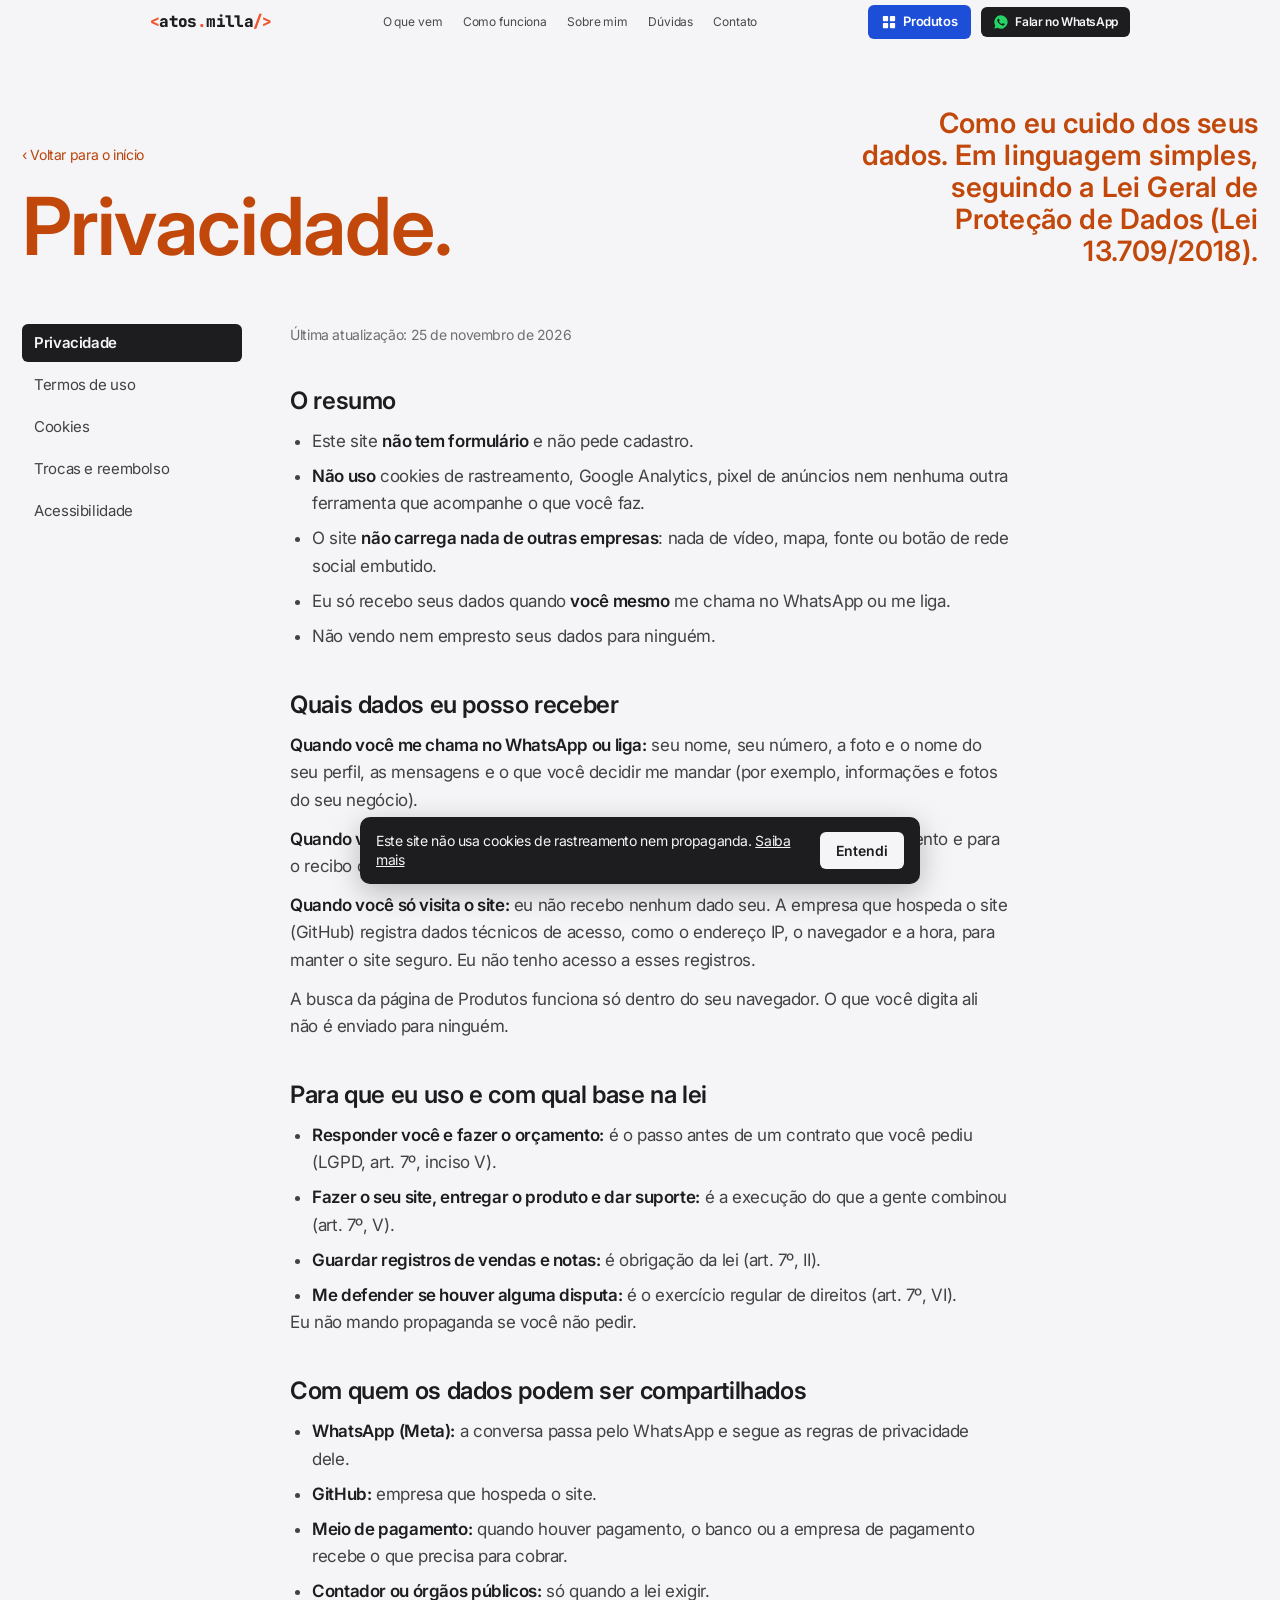
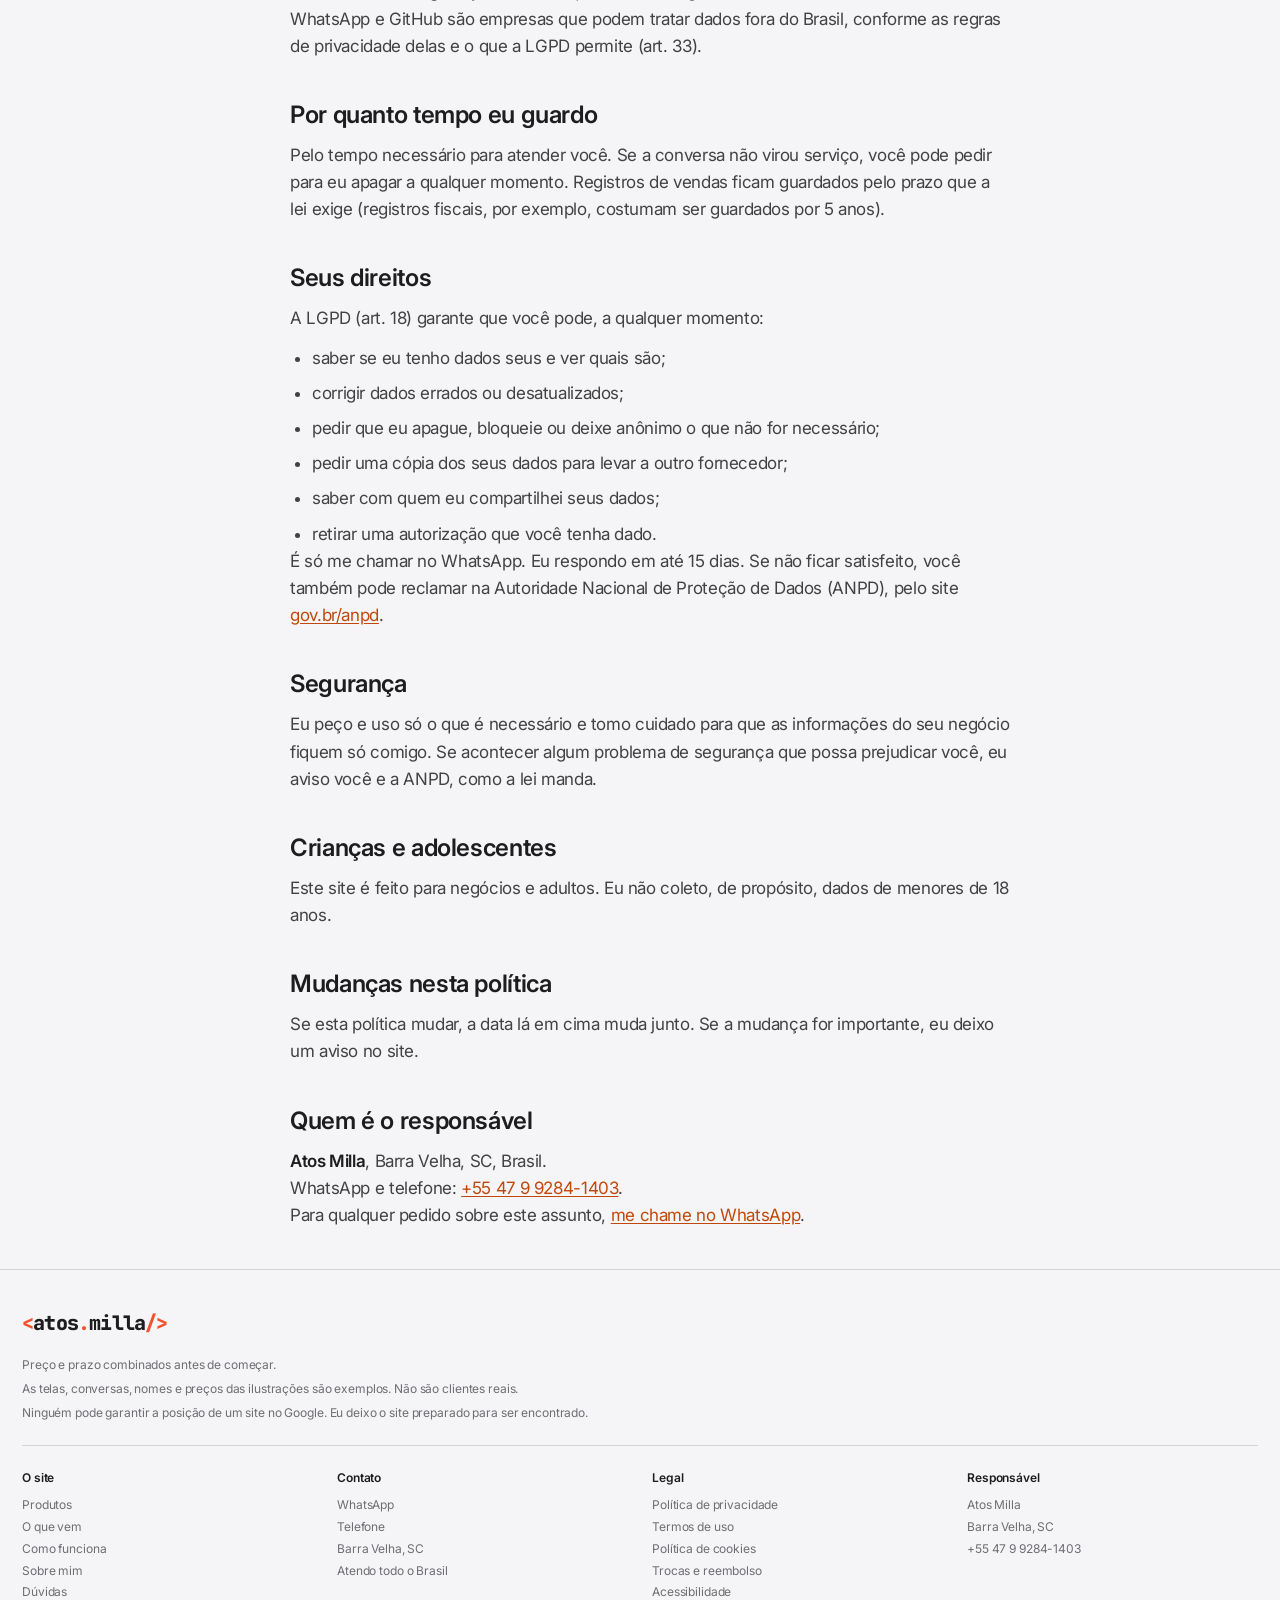
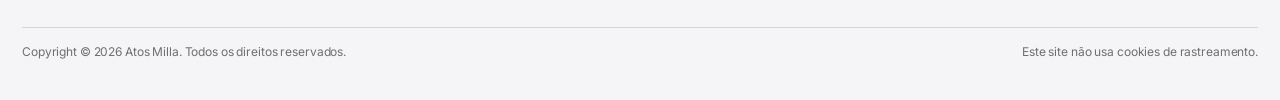
<file: privacidade.html>
<!doctype html>
<html lang="pt-BR">
<head>
<meta charset="utf-8">
<meta name="viewport" content="width=device-width, initial-scale=1">
<title>Política de privacidade · Atos Milla</title>
<meta name="description" content="Como o Atos Milla cuida dos seus dados pessoais, conforme a LGPD.">
<meta name="theme-color" content="#f5f5f7">
<meta property="og:title" content="Política de privacidade · Atos Milla">
<meta property="og:description" content="Faço o site do seu negócio. Você fala direto comigo, do começo ao fim.">
<meta property="og:type" content="website">
<meta property="og:image" content="https://atosmilla.github.io/assets/og.jpg">
<link rel="icon" href="data:image/svg+xml,%3Csvg xmlns='http://www.w3.org/2000/svg' viewBox='0 0 64 64'%3E%3Crect width='64' height='64' rx='16' fill='%23111318'/%3E%3Cpath d='M30 20L14 32l16 12' fill='none' stroke='%23F0532D' stroke-width='7' stroke-linecap='round' stroke-linejoin='round'/%3E%3Cpath d='M44 14L34 50' stroke='%23F5F4F0' stroke-width='7' stroke-linecap='round'/%3E%3C/svg%3E">
<link rel="stylesheet" href="assets/fonts.css?v=20261127a">
<link rel="stylesheet" href="assets/site.css?v=20261127a">
</head>
<body>
<a class="skip" href="index.html">Pular para o conteúdo</a>

<svg width="0" height="0" style="position:absolute" aria-hidden="true">
  <symbol id="i-wa" viewBox="0 0 24 24"><path fill="currentColor" d="M12 2a10 10 0 0 0-8.6 15.1L2 22l5-1.3A10 10 0 1 0 12 2Zm5.3 14.1c-.2.6-1.3 1.2-1.8 1.2s-1 .2-3.4-.7a12 12 0 0 1-4.7-4.2c-.4-.6-1-1.7-1-2.9s.6-1.8.9-2.1c.2-.2.5-.3.7-.3h.5c.2 0 .4 0 .6.5l.8 2c.1.2.1.4 0 .5l-.3.5-.4.4c-.1.2-.3.3-.1.6.2.3.8 1.3 1.6 2 1.1 1 2 1.3 2.3 1.4.3.1.5.1.6-.1l.9-1c.2-.3.4-.2.6-.1l1.9.9c.3.1.5.2.5.3.1.2.1.7-.2 1.1Z"/></symbol>
  <symbol id="i-plus" viewBox="0 0 14 14"><path d="M7 2v10M2 7h10" fill="none" stroke="currentColor" stroke-width="1.6"/></symbol>
  <symbol id="i-out" viewBox="0 0 14 14"><path d="M4 10L10 4M5 4h5v5" fill="none" stroke="currentColor" stroke-width="1.6"/></symbol>
  <symbol id="i-prev" viewBox="0 0 9 16"><path d="M8 1L1 8l7 7" fill="none" stroke="currentColor" stroke-width="1.8"/></symbol>
  <symbol id="i-next" viewBox="0 0 9 16"><path d="M1 1l7 7-7 7" fill="none" stroke="currentColor" stroke-width="1.8"/></symbol>
</svg>

<!-- 1. NAV -->
<header class="gnav" id="gnav">
  <nav class="gnav-in" aria-label="Principal">
    <a class="gnav-logo" href="index.html" aria-label="Atos Milla, início"><span class="logo-t"><b>&lt;</b>atos<b>.</b>milla<b>/&gt;</b></span></a>
    <ul class="gnav-links" id="gnav-links">
      <li><a href="index.html#o-que-vem">O que vem</a></li>
      <li><a href="index.html#como-funciona">Como funciona</a></li>
      <li><a href="index.html#sobre">Sobre mim</a></li>
      <li><a href="index.html#duvidas">Dúvidas</a></li>
      <li><a href="index.html#contato">Contato</a></li>
    </ul>
    <div class="gnav-act">
      <a class="gnav-prod" href="produtos.html"><svg aria-hidden="true" viewBox="0 0 16 16" width="14" height="14" fill="currentColor"><rect x="1" y="1" width="6" height="6" rx="1"/><rect x="9" y="1" width="6" height="6" rx="1"/><rect x="1" y="9" width="6" height="6" rx="1"/><rect x="9" y="9" width="6" height="6" rx="1"/></svg><span>Produtos</span></a>
      <a class="gnav-cta" data-wa="Oi Atos! Vi seu site e quero conversar." href="index.html#contato" aria-label="Falar no WhatsApp"><svg aria-hidden="true"><use href="#i-wa"/></svg><span>Falar no WhatsApp</span></a>
    </div>
    <button class="gnav-burger" id="burger" aria-label="Abrir menu" aria-expanded="false" aria-controls="gnav-links">
      <svg aria-hidden="true" width="18" height="12" viewBox="0 0 18 12" fill="none" stroke="currentColor" stroke-width="1.4"><path d="M1 3h16M1 9h16"/></svg>
    </button>
  </nav>
</header>

<main id="topo">
  <section class="wrap phead">
    <div>
      <a class="back" href="index.html">&lsaquo; Voltar para o início</a>
      <h1>Privacidade.</h1>
    </div>
    <div class="phead-side">
      <h2>Como eu cuido dos seus dados. Em linguagem simples, seguindo a Lei Geral de Proteção de Dados (Lei 13.709/2018).</h2>
    </div>
  </section>
  <section class="wrap legal">
    <nav class="legal-nav" aria-label="Páginas legais"><a href="privacidade.html" aria-current="page">Privacidade</a><a href="termos.html">Termos de uso</a><a href="cookies.html">Cookies</a><a href="reembolso.html">Trocas e reembolso</a><a href="acessibilidade.html">Acessibilidade</a></nav>
    <article class="legal-doc">
      <p class="legal-date">Última atualização: 25 de novembro de 2026</p>
      <h2>O resumo</h2>
      <ul>
        <li>Este site <b>não tem formulário</b> e não pede cadastro.</li>
        <li><b>Não uso</b> cookies de rastreamento, Google Analytics, pixel de anúncios nem nenhuma outra ferramenta que acompanhe o que você faz.</li>
        <li>O site <b>não carrega nada de outras empresas</b>: nada de vídeo, mapa, fonte ou botão de rede social embutido.</li>
        <li>Eu só recebo seus dados quando <b>você mesmo</b> me chama no WhatsApp ou me liga.</li>
        <li>Não vendo nem empresto seus dados para ninguém.</li>
      </ul>

      <h2>Quais dados eu posso receber</h2>
      <p><b>Quando você me chama no WhatsApp ou liga:</b> seu nome, seu número, a foto e o nome do seu perfil, as mensagens e o que você decidir me mandar (por exemplo, informações e fotos do seu negócio).</p>
      <p><b>Quando você compra algo ou contrata um serviço:</b> só o necessário para o pagamento e para o recibo ou a nota fiscal, como nome e CPF ou CNPJ, quando a lei pedir.</p>
      <p><b>Quando você só visita o site:</b> eu não recebo nenhum dado seu. A empresa que hospeda o site (GitHub) registra dados técnicos de acesso, como o endereço IP, o navegador e a hora, para manter o site seguro. Eu não tenho acesso a esses registros.</p>
      <p>A busca da página de Produtos funciona só dentro do seu navegador. O que você digita ali não é enviado para ninguém.</p>

      <h2>Para que eu uso e com qual base na lei</h2>
      <ul>
        <li><b>Responder você e fazer o orçamento:</b> é o passo antes de um contrato que você pediu (LGPD, art. 7º, inciso V).</li>
        <li><b>Fazer o seu site, entregar o produto e dar suporte:</b> é a execução do que a gente combinou (art. 7º, V).</li>
        <li><b>Guardar registros de vendas e notas:</b> é obrigação da lei (art. 7º, II).</li>
        <li><b>Me defender se houver alguma disputa:</b> é o exercício regular de direitos (art. 7º, VI).</li>
      </ul>
      <p>Eu não mando propaganda se você não pedir.</p>

      <h2>Com quem os dados podem ser compartilhados</h2>
      <ul>
        <li><b>WhatsApp (Meta):</b> a conversa passa pelo WhatsApp e segue as regras de privacidade dele.</li>
        <li><b>GitHub:</b> empresa que hospeda o site.</li>
        <li><b>Meio de pagamento:</b> quando houver pagamento, o banco ou a empresa de pagamento recebe o que precisa para cobrar.</li>
        <li><b>Contador ou órgãos públicos:</b> só quando a lei exigir.</li>
      </ul>
      <p>WhatsApp e GitHub são empresas que podem tratar dados fora do Brasil, conforme as regras de privacidade delas e o que a LGPD permite (art. 33).</p>

      <h2>Por quanto tempo eu guardo</h2>
      <p>Pelo tempo necessário para atender você. Se a conversa não virou serviço, você pode pedir para eu apagar a qualquer momento. Registros de vendas ficam guardados pelo prazo que a lei exige (registros fiscais, por exemplo, costumam ser guardados por 5 anos).</p>

      <h2>Seus direitos</h2>
      <p>A LGPD (art. 18) garante que você pode, a qualquer momento:</p>
      <ul>
        <li>saber se eu tenho dados seus e ver quais são;</li>
        <li>corrigir dados errados ou desatualizados;</li>
        <li>pedir que eu apague, bloqueie ou deixe anônimo o que não for necessário;</li>
        <li>pedir uma cópia dos seus dados para levar a outro fornecedor;</li>
        <li>saber com quem eu compartilhei seus dados;</li>
        <li>retirar uma autorização que você tenha dado.</li>
      </ul>
      <p>É só me chamar no WhatsApp. Eu respondo em até 15 dias. Se não ficar satisfeito, você também pode reclamar na Autoridade Nacional de Proteção de Dados (ANPD), pelo site <a class="tx" href="https://www.gov.br/anpd" target="_blank" rel="noopener">gov.br/anpd</a>.</p>

      <h2>Segurança</h2>
      <p>Eu peço e uso só o que é necessário e tomo cuidado para que as informações do seu negócio fiquem só comigo. Se acontecer algum problema de segurança que possa prejudicar você, eu aviso você e a ANPD, como a lei manda.</p>

      <h2>Crianças e adolescentes</h2>
      <p>Este site é feito para negócios e adultos. Eu não coleto, de propósito, dados de menores de 18 anos.</p>

      <h2>Mudanças nesta política</h2>
      <p>Se esta política mudar, a data lá em cima muda junto. Se a mudança for importante, eu deixo um aviso no site.</p>
      <h2>Quem é o responsável</h2>
      <p><b>Atos Milla</b>, Barra Velha, SC, Brasil.<br>WhatsApp e telefone: <a class="tx" href="tel:+5547992841403">+55 47 9 9284-1403</a>.<br>Para qualquer pedido sobre este assunto, <a class="tx" data-wa="Oi Atos! Tenho uma dúvida sobre a página Política de privacidade do seu site." href="tel:+5547992841403">me chame no WhatsApp</a>.</p>
    </article>
  </section>
</main>

<footer class="wrap foot">
  <p class="foot-logo"><span class="logo-t"><b>&lt;</b>atos<b>.</b>milla<b>/&gt;</b></span></p>
  <div class="foot-notes">
    <p>Preço e prazo combinados antes de começar.</p>
    <p>As telas, conversas, nomes e preços das ilustrações são exemplos. Não são clientes reais.</p>
    <p>Ninguém pode garantir a posição de um site no Google. Eu deixo o site preparado para ser encontrado.</p>
  </div>
  <div class="foot-cols">
    <div><h4>O site</h4><a href="produtos.html">Produtos</a><a href="index.html#o-que-vem">O que vem</a><a href="index.html#como-funciona">Como funciona</a><a href="index.html#sobre">Sobre mim</a><a href="index.html#duvidas">Dúvidas</a></div>
    <div><h4>Contato</h4><a data-wa="Oi Atos! Vi seu site e quero conversar." href="index.html#contato">WhatsApp</a><a href="tel:+5547992841403">Telefone</a><span>Barra Velha, SC</span><span>Atendo todo o Brasil</span></div>
    <div><h4>Legal</h4><a href="privacidade.html">Política de privacidade</a><a href="termos.html">Termos de uso</a><a href="cookies.html">Política de cookies</a><a href="reembolso.html">Trocas e reembolso</a><a href="acessibilidade.html">Acessibilidade</a></div>
    <div><h4>Responsável</h4><span>Atos Milla</span><span>Barra Velha, SC</span><span>+55 47 9 9284-1403</span></div>
  </div>
  <div class="foot-legal"><span>Copyright © <span id="ano">2026</span> Atos Milla. Todos os direitos reservados.</span><span>Este site não usa cookies de rastreamento.</span></div>
</footer>

<script src="assets/site.js?v=20261127a"></script>
</body>
</html>
</file>
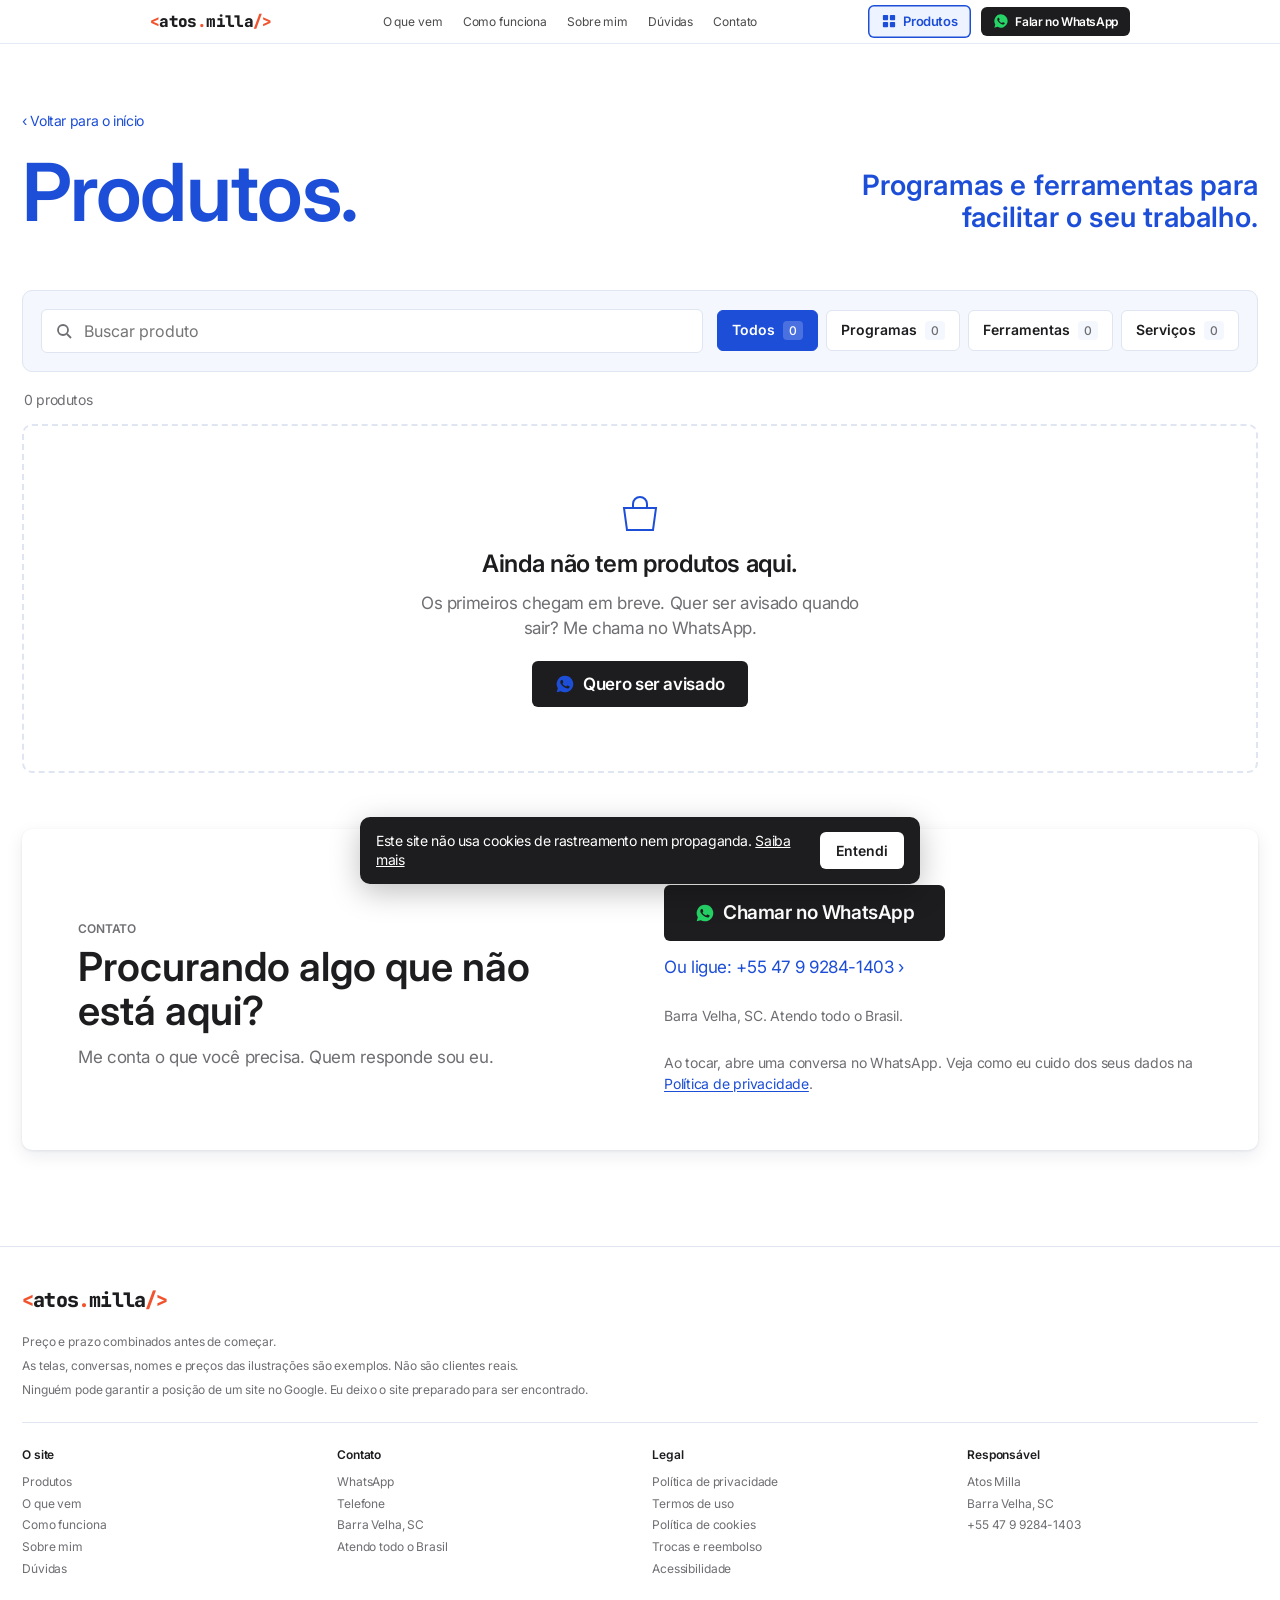
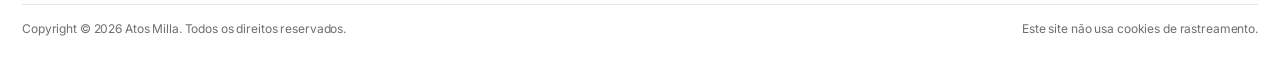
<file: produtos.html>
<!doctype html>
<html lang="pt-BR">
<head>
<meta charset="utf-8">
<meta name="viewport" content="width=device-width, initial-scale=1">
<title>Produtos · Atos Milla</title>
<meta name="description" content="Loja do Atos Milla: programas, ferramentas e serviços para facilitar o seu trabalho.">
<meta name="theme-color" content="#ffffff">
<meta property="og:title" content="Produtos · Atos Milla">
<meta property="og:description" content="Faço o site do seu negócio. Você fala direto comigo, do começo ao fim.">
<meta property="og:type" content="website">
<meta property="og:url" content="https://atosmilla.github.io/produtos.html">
<meta property="og:image" content="https://atosmilla.github.io/assets/og.jpg">
<link rel="icon" href="data:image/svg+xml,%3Csvg xmlns='http://www.w3.org/2000/svg' viewBox='0 0 64 64'%3E%3Crect width='64' height='64' rx='16' fill='%23111318'/%3E%3Cpath d='M30 20L14 32l16 12' fill='none' stroke='%23F0532D' stroke-width='7' stroke-linecap='round' stroke-linejoin='round'/%3E%3Cpath d='M44 14L34 50' stroke='%23F5F4F0' stroke-width='7' stroke-linecap='round'/%3E%3C/svg%3E">
<link rel="stylesheet" href="assets/fonts.css?v=20261127a">
<link rel="stylesheet" href="assets/site.css?v=20261127a">
</head>
<body class="theme-blue">
<a class="skip" href="#topo">Pular para o conteúdo</a>

<svg width="0" height="0" style="position:absolute" aria-hidden="true">
  <symbol id="i-wa" viewBox="0 0 24 24"><path fill="currentColor" d="M12 2a10 10 0 0 0-8.6 15.1L2 22l5-1.3A10 10 0 1 0 12 2Zm5.3 14.1c-.2.6-1.3 1.2-1.8 1.2s-1 .2-3.4-.7a12 12 0 0 1-4.7-4.2c-.4-.6-1-1.7-1-2.9s.6-1.8.9-2.1c.2-.2.5-.3.7-.3h.5c.2 0 .4 0 .6.5l.8 2c.1.2.1.4 0 .5l-.3.5-.4.4c-.1.2-.3.3-.1.6.2.3.8 1.3 1.6 2 1.1 1 2 1.3 2.3 1.4.3.1.5.1.6-.1l.9-1c.2-.3.4-.2.6-.1l1.9.9c.3.1.5.2.5.3.1.2.1.7-.2 1.1Z"/></symbol>
  <symbol id="i-plus" viewBox="0 0 14 14"><path d="M7 2v10M2 7h10" fill="none" stroke="currentColor" stroke-width="1.6"/></symbol>
  <symbol id="i-out" viewBox="0 0 14 14"><path d="M4 10L10 4M5 4h5v5" fill="none" stroke="currentColor" stroke-width="1.6"/></symbol>
  <symbol id="i-prev" viewBox="0 0 9 16"><path d="M8 1L1 8l7 7" fill="none" stroke="currentColor" stroke-width="1.8"/></symbol>
  <symbol id="i-next" viewBox="0 0 9 16"><path d="M1 1l7 7-7 7" fill="none" stroke="currentColor" stroke-width="1.8"/></symbol>
</svg>

<!-- 1. NAV -->
<header class="gnav" id="gnav">
  <nav class="gnav-in" aria-label="Principal">
    <a class="gnav-logo" href="index.html" aria-label="Atos Milla, início"><span class="logo-t"><b>&lt;</b>atos<b>.</b>milla<b>/&gt;</b></span></a>
    <ul class="gnav-links" id="gnav-links">
      <li><a href="index.html#o-que-vem">O que vem</a></li>
      <li><a href="index.html#como-funciona">Como funciona</a></li>
      <li><a href="index.html#sobre">Sobre mim</a></li>
      <li><a href="index.html#duvidas">Dúvidas</a></li>
      <li><a href="index.html#contato">Contato</a></li>
    </ul>
    <div class="gnav-act">
      <a class="gnav-prod" href="produtos.html" aria-current="page"><svg aria-hidden="true" viewBox="0 0 16 16" width="14" height="14" fill="currentColor"><rect x="1" y="1" width="6" height="6" rx="1"/><rect x="9" y="1" width="6" height="6" rx="1"/><rect x="1" y="9" width="6" height="6" rx="1"/><rect x="9" y="9" width="6" height="6" rx="1"/></svg><span>Produtos</span></a>
      <a class="gnav-cta" data-wa="Oi Atos! Vi seus produtos no site e quero conversar." href="#contato" aria-label="Falar no WhatsApp"><svg aria-hidden="true"><use href="#i-wa"/></svg><span>Falar no WhatsApp</span></a>
    </div>
    <button class="gnav-burger" id="burger" aria-label="Abrir menu" aria-expanded="false" aria-controls="gnav-links">
      <svg aria-hidden="true" width="18" height="12" viewBox="0 0 18 12" fill="none" stroke="currentColor" stroke-width="1.4"><path d="M1 3h16M1 9h16"/></svg>
    </button>
  </nav>
</header>

<main id="topo">
  <section class="wrap phead">
    <div>
      <a class="back" href="index.html">&lsaquo; Voltar para o início</a>
      <h1>Produtos.</h1>
    </div>
    <div class="phead-side">
      <h2>Programas e ferramentas para facilitar o seu trabalho.</h2>
    </div>
  </section>

  <!-- LOJA: os produtos vêm de assets/produtos.js -->
  <section class="wrap shelf" id="loja">
    <div class="mk-bar">
      <label class="mk-search">
        <svg aria-hidden="true" viewBox="0 0 16 16" width="16" height="16" fill="none" stroke="currentColor" stroke-width="1.8"><circle cx="7" cy="7" r="5"/><path d="M11 11l4 4"/></svg>
        <span class="sr">Buscar produto</span>
        <input id="mk-search" type="search" placeholder="Buscar produto" autocomplete="off">
      </label>
      <div class="mk-chips" role="group" aria-label="Categorias">
        <button class="mk-chip" type="button" data-cat="Todos" aria-pressed="true">Todos <i>0</i></button>
        <button class="mk-chip" type="button" data-cat="Programas" aria-pressed="false">Programas <i>0</i></button>
        <button class="mk-chip" type="button" data-cat="Ferramentas" aria-pressed="false">Ferramentas <i>0</i></button>
        <button class="mk-chip" type="button" data-cat="Serviços" aria-pressed="false">Serviços <i>0</i></button>
      </div>
    </div>
    <p class="mk-count" id="mk-count" aria-live="polite">0 produtos</p>

    <div class="mk-grid" id="mk-grid" hidden></div>

    <div class="mk-empty" id="mk-empty">
      <svg aria-hidden="true" viewBox="0 0 48 48" width="48" height="48" fill="none" stroke="currentColor" stroke-width="2"><path d="M8 18h32l-3 22H11z"/><path d="M17 18v-4a7 7 0 0 1 14 0v4"/></svg>
      <h2>Ainda não tem produtos aqui.</h2>
      <p>Os primeiros chegam em breve. Quer ser avisado quando sair? Me chama no WhatsApp.</p>
      <a class="btn btn-wa" data-wa="Oi Atos! Quero ser avisado quando sair produto novo na sua loja." href="#contato"><svg aria-hidden="true"><use href="#i-wa"/></svg>Quero ser avisado</a>
    </div>

    <div class="mk-empty mk-none" id="mk-none" hidden>
      <h2>Nenhum produto encontrado.</h2>
      <p>Tente outra palavra ou outra categoria.</p>
    </div>
  </section>

  <section class="wrap shelf" id="contato">
    <div class="contact">
      <div>
        <p class="eyebrow">Contato</p>
        <h2>Procurando algo que não está aqui?</h2>
        <p>Me conta o que você precisa. Quem responde sou eu.</p>
      </div>
      <div class="contact-act">
        <a class="btn btn-lg btn-wa" data-wa="Oi Atos! Vi seus produtos no site e queria falar sobre um produto." href="https://wa.me/5547992841403"><svg aria-hidden="true"><use href="#i-wa"/></svg>Chamar no WhatsApp</a>
        <a class="lk" href="tel:+5547992841403">Ou ligue: +55 47 9 9284-1403</a>
        <p class="meta">Barra Velha, SC. Atendo todo o Brasil.</p>
        <p class="meta">Ao tocar, abre uma conversa no WhatsApp. Veja como eu cuido dos seus dados na <a class="tx" href="privacidade.html">Política de privacidade</a>.</p>
      </div>
    </div>
  </section>
</main>

<!-- 10. RODAPÉ -->
<footer class="wrap foot">
  <p class="foot-logo"><span class="logo-t"><b>&lt;</b>atos<b>.</b>milla<b>/&gt;</b></span></p>
  <div class="foot-notes">
    <p>Preço e prazo combinados antes de começar.</p>
    <p>As telas, conversas, nomes e preços das ilustrações são exemplos. Não são clientes reais.</p>
    <p>Ninguém pode garantir a posição de um site no Google. Eu deixo o site preparado para ser encontrado.</p>
  </div>
  <div class="foot-cols">
    <div><h4>O site</h4><a href="produtos.html">Produtos</a><a href="index.html#o-que-vem">O que vem</a><a href="index.html#como-funciona">Como funciona</a><a href="index.html#sobre">Sobre mim</a><a href="index.html#duvidas">Dúvidas</a></div>
    <div><h4>Contato</h4><a data-wa="Oi Atos! Vi seu site e quero conversar." href="index.html#contato">WhatsApp</a><a href="tel:+5547992841403">Telefone</a><span>Barra Velha, SC</span><span>Atendo todo o Brasil</span></div>
    <div><h4>Legal</h4><a href="privacidade.html">Política de privacidade</a><a href="termos.html">Termos de uso</a><a href="cookies.html">Política de cookies</a><a href="reembolso.html">Trocas e reembolso</a><a href="acessibilidade.html">Acessibilidade</a></div>
    <div><h4>Responsável</h4><span>Atos Milla</span><span>Barra Velha, SC</span><span>+55 47 9 9284-1403</span></div>
  </div>
  <div class="foot-legal"><span>Copyright © <span id="ano">2026</span> Atos Milla. Todos os direitos reservados.</span><span>Este site não usa cookies de rastreamento.</span></div>
</footer>

<script src="assets/site.js?v=20261127a"></script>
<script src="assets/produtos.js?v=20261127a"></script>
<script src="assets/loja.js?v=20261127a"></script>
</body>
</html>
</file>
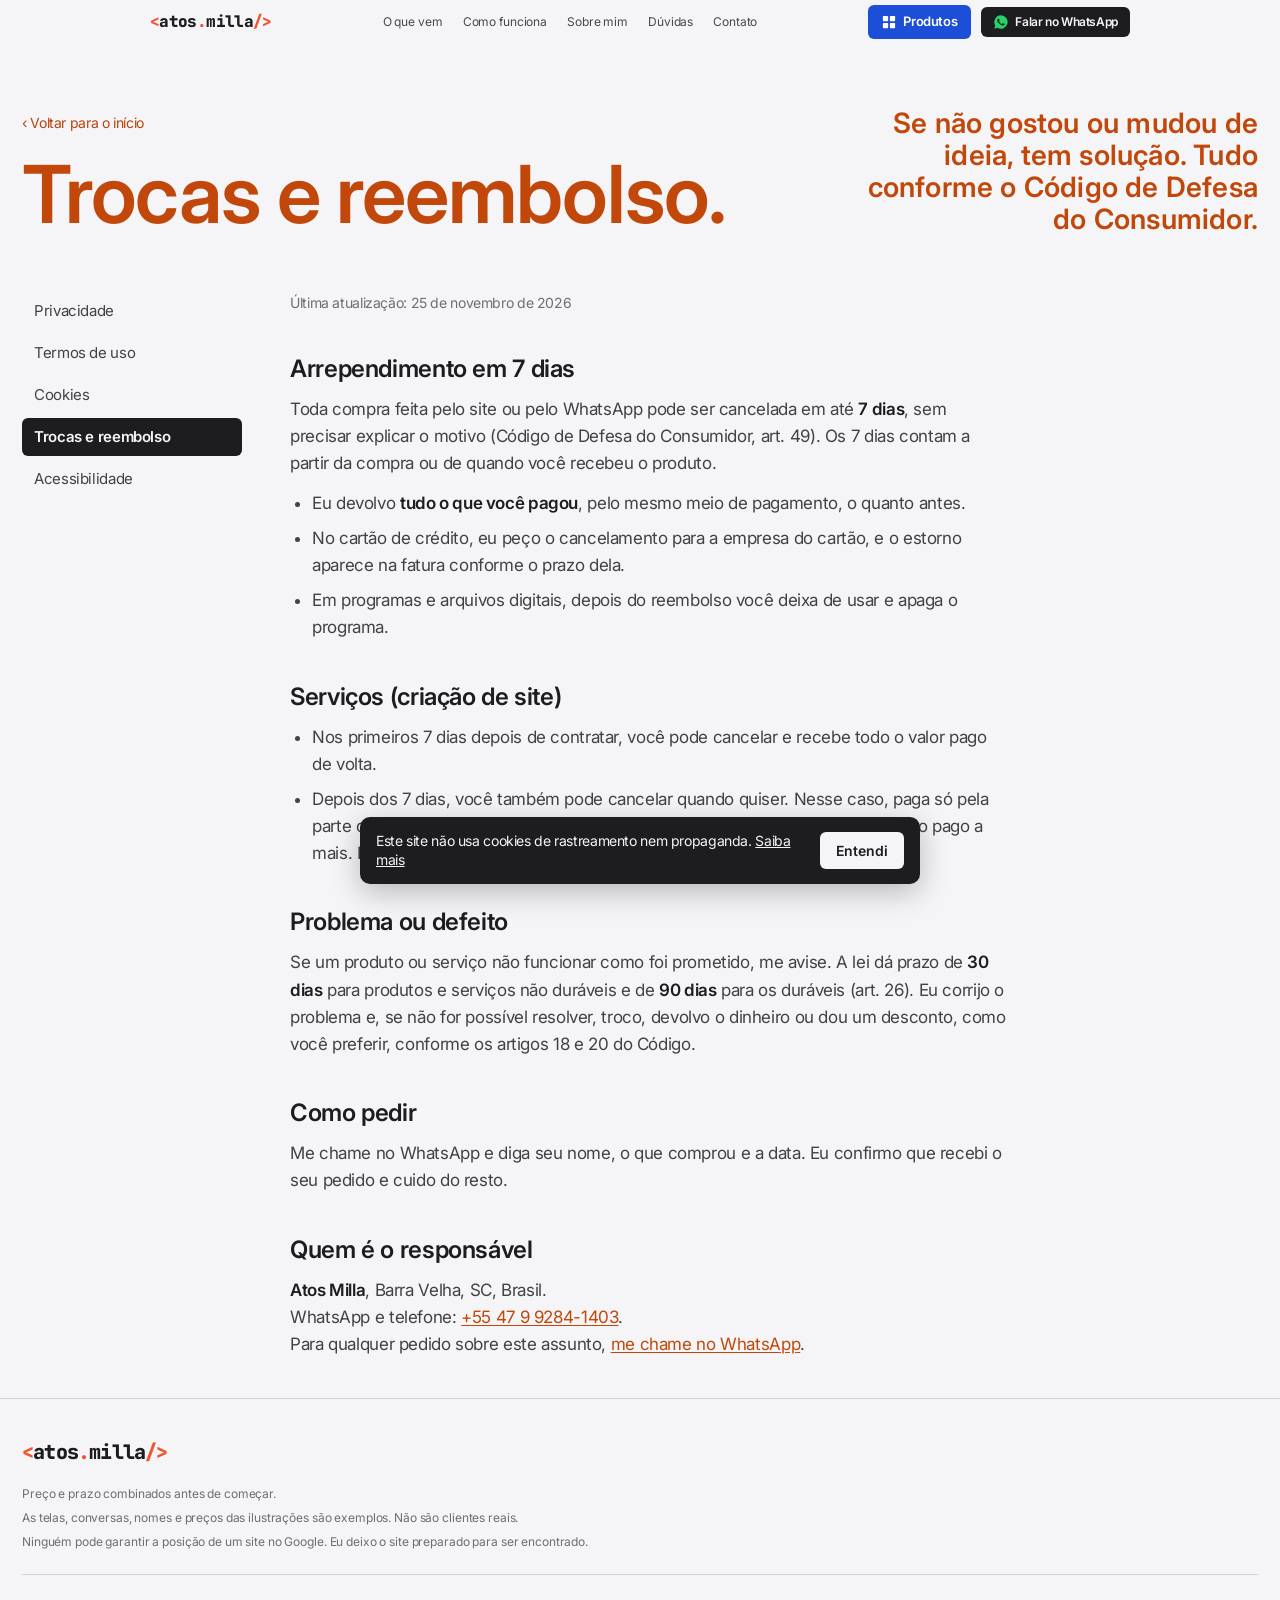
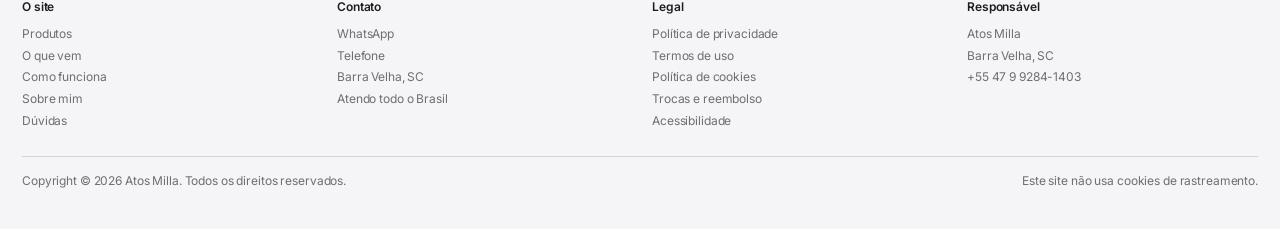
<file: reembolso.html>
<!doctype html>
<html lang="pt-BR">
<head>
<meta charset="utf-8">
<meta name="viewport" content="width=device-width, initial-scale=1">
<title>Trocas e reembolso · Atos Milla</title>
<meta name="description" content="Direito de arrependimento, cancelamento e reembolso nas compras com o Atos Milla.">
<meta name="theme-color" content="#f5f5f7">
<meta property="og:title" content="Trocas e reembolso · Atos Milla">
<meta property="og:description" content="Faço o site do seu negócio. Você fala direto comigo, do começo ao fim.">
<meta property="og:type" content="website">
<meta property="og:image" content="https://atosmilla.github.io/assets/og.jpg">
<link rel="icon" href="data:image/svg+xml,%3Csvg xmlns='http://www.w3.org/2000/svg' viewBox='0 0 64 64'%3E%3Crect width='64' height='64' rx='16' fill='%23111318'/%3E%3Cpath d='M30 20L14 32l16 12' fill='none' stroke='%23F0532D' stroke-width='7' stroke-linecap='round' stroke-linejoin='round'/%3E%3Cpath d='M44 14L34 50' stroke='%23F5F4F0' stroke-width='7' stroke-linecap='round'/%3E%3C/svg%3E">
<link rel="stylesheet" href="assets/fonts.css?v=20261127a">
<link rel="stylesheet" href="assets/site.css?v=20261127a">
</head>
<body>
<a class="skip" href="index.html">Pular para o conteúdo</a>

<svg width="0" height="0" style="position:absolute" aria-hidden="true">
  <symbol id="i-wa" viewBox="0 0 24 24"><path fill="currentColor" d="M12 2a10 10 0 0 0-8.6 15.1L2 22l5-1.3A10 10 0 1 0 12 2Zm5.3 14.1c-.2.6-1.3 1.2-1.8 1.2s-1 .2-3.4-.7a12 12 0 0 1-4.7-4.2c-.4-.6-1-1.7-1-2.9s.6-1.8.9-2.1c.2-.2.5-.3.7-.3h.5c.2 0 .4 0 .6.5l.8 2c.1.2.1.4 0 .5l-.3.5-.4.4c-.1.2-.3.3-.1.6.2.3.8 1.3 1.6 2 1.1 1 2 1.3 2.3 1.4.3.1.5.1.6-.1l.9-1c.2-.3.4-.2.6-.1l1.9.9c.3.1.5.2.5.3.1.2.1.7-.2 1.1Z"/></symbol>
  <symbol id="i-plus" viewBox="0 0 14 14"><path d="M7 2v10M2 7h10" fill="none" stroke="currentColor" stroke-width="1.6"/></symbol>
  <symbol id="i-out" viewBox="0 0 14 14"><path d="M4 10L10 4M5 4h5v5" fill="none" stroke="currentColor" stroke-width="1.6"/></symbol>
  <symbol id="i-prev" viewBox="0 0 9 16"><path d="M8 1L1 8l7 7" fill="none" stroke="currentColor" stroke-width="1.8"/></symbol>
  <symbol id="i-next" viewBox="0 0 9 16"><path d="M1 1l7 7-7 7" fill="none" stroke="currentColor" stroke-width="1.8"/></symbol>
</svg>

<!-- 1. NAV -->
<header class="gnav" id="gnav">
  <nav class="gnav-in" aria-label="Principal">
    <a class="gnav-logo" href="index.html" aria-label="Atos Milla, início"><span class="logo-t"><b>&lt;</b>atos<b>.</b>milla<b>/&gt;</b></span></a>
    <ul class="gnav-links" id="gnav-links">
      <li><a href="index.html#o-que-vem">O que vem</a></li>
      <li><a href="index.html#como-funciona">Como funciona</a></li>
      <li><a href="index.html#sobre">Sobre mim</a></li>
      <li><a href="index.html#duvidas">Dúvidas</a></li>
      <li><a href="index.html#contato">Contato</a></li>
    </ul>
    <div class="gnav-act">
      <a class="gnav-prod" href="produtos.html"><svg aria-hidden="true" viewBox="0 0 16 16" width="14" height="14" fill="currentColor"><rect x="1" y="1" width="6" height="6" rx="1"/><rect x="9" y="1" width="6" height="6" rx="1"/><rect x="1" y="9" width="6" height="6" rx="1"/><rect x="9" y="9" width="6" height="6" rx="1"/></svg><span>Produtos</span></a>
      <a class="gnav-cta" data-wa="Oi Atos! Vi seu site e quero conversar." href="index.html#contato" aria-label="Falar no WhatsApp"><svg aria-hidden="true"><use href="#i-wa"/></svg><span>Falar no WhatsApp</span></a>
    </div>
    <button class="gnav-burger" id="burger" aria-label="Abrir menu" aria-expanded="false" aria-controls="gnav-links">
      <svg aria-hidden="true" width="18" height="12" viewBox="0 0 18 12" fill="none" stroke="currentColor" stroke-width="1.4"><path d="M1 3h16M1 9h16"/></svg>
    </button>
  </nav>
</header>

<main id="topo">
  <section class="wrap phead">
    <div>
      <a class="back" href="index.html">&lsaquo; Voltar para o início</a>
      <h1>Trocas e reembolso.</h1>
    </div>
    <div class="phead-side">
      <h2>Se não gostou ou mudou de ideia, tem solução. Tudo conforme o Código de Defesa do Consumidor.</h2>
    </div>
  </section>
  <section class="wrap legal">
    <nav class="legal-nav" aria-label="Páginas legais"><a href="privacidade.html">Privacidade</a><a href="termos.html">Termos de uso</a><a href="cookies.html">Cookies</a><a href="reembolso.html" aria-current="page">Trocas e reembolso</a><a href="acessibilidade.html">Acessibilidade</a></nav>
    <article class="legal-doc">
      <p class="legal-date">Última atualização: 25 de novembro de 2026</p>
      <h2>Arrependimento em 7 dias</h2>
      <p>Toda compra feita pelo site ou pelo WhatsApp pode ser cancelada em até <b>7 dias</b>, sem precisar explicar o motivo (Código de Defesa do Consumidor, art. 49). Os 7 dias contam a partir da compra ou de quando você recebeu o produto.</p>
      <ul>
        <li>Eu devolvo <b>tudo o que você pagou</b>, pelo mesmo meio de pagamento, o quanto antes.</li>
        <li>No cartão de crédito, eu peço o cancelamento para a empresa do cartão, e o estorno aparece na fatura conforme o prazo dela.</li>
        <li>Em programas e arquivos digitais, depois do reembolso você deixa de usar e apaga o programa.</li>
      </ul>

      <h2>Serviços (criação de site)</h2>
      <ul>
        <li>Nos primeiros 7 dias depois de contratar, você pode cancelar e recebe todo o valor pago de volta.</li>
        <li>Depois dos 7 dias, você também pode cancelar quando quiser. Nesse caso, paga só pela parte que já foi feita, conforme o orçamento aceito, e eu devolvo o que tiver sido pago a mais. Não cobro multa.</li>
      </ul>

      <h2>Problema ou defeito</h2>
      <p>Se um produto ou serviço não funcionar como foi prometido, me avise. A lei dá prazo de <b>30 dias</b> para produtos e serviços não duráveis e de <b>90 dias</b> para os duráveis (art. 26). Eu corrijo o problema e, se não for possível resolver, troco, devolvo o dinheiro ou dou um desconto, como você preferir, conforme os artigos 18 e 20 do Código.</p>

      <h2>Como pedir</h2>
      <p>Me chame no WhatsApp e diga seu nome, o que comprou e a data. Eu confirmo que recebi o seu pedido e cuido do resto.</p>
      <h2>Quem é o responsável</h2>
      <p><b>Atos Milla</b>, Barra Velha, SC, Brasil.<br>WhatsApp e telefone: <a class="tx" href="tel:+5547992841403">+55 47 9 9284-1403</a>.<br>Para qualquer pedido sobre este assunto, <a class="tx" data-wa="Oi Atos! Tenho uma dúvida sobre a página Trocas e reembolso do seu site." href="tel:+5547992841403">me chame no WhatsApp</a>.</p>
    </article>
  </section>
</main>

<footer class="wrap foot">
  <p class="foot-logo"><span class="logo-t"><b>&lt;</b>atos<b>.</b>milla<b>/&gt;</b></span></p>
  <div class="foot-notes">
    <p>Preço e prazo combinados antes de começar.</p>
    <p>As telas, conversas, nomes e preços das ilustrações são exemplos. Não são clientes reais.</p>
    <p>Ninguém pode garantir a posição de um site no Google. Eu deixo o site preparado para ser encontrado.</p>
  </div>
  <div class="foot-cols">
    <div><h4>O site</h4><a href="produtos.html">Produtos</a><a href="index.html#o-que-vem">O que vem</a><a href="index.html#como-funciona">Como funciona</a><a href="index.html#sobre">Sobre mim</a><a href="index.html#duvidas">Dúvidas</a></div>
    <div><h4>Contato</h4><a data-wa="Oi Atos! Vi seu site e quero conversar." href="index.html#contato">WhatsApp</a><a href="tel:+5547992841403">Telefone</a><span>Barra Velha, SC</span><span>Atendo todo o Brasil</span></div>
    <div><h4>Legal</h4><a href="privacidade.html">Política de privacidade</a><a href="termos.html">Termos de uso</a><a href="cookies.html">Política de cookies</a><a href="reembolso.html">Trocas e reembolso</a><a href="acessibilidade.html">Acessibilidade</a></div>
    <div><h4>Responsável</h4><span>Atos Milla</span><span>Barra Velha, SC</span><span>+55 47 9 9284-1403</span></div>
  </div>
  <div class="foot-legal"><span>Copyright © <span id="ano">2026</span> Atos Milla. Todos os direitos reservados.</span><span>Este site não usa cookies de rastreamento.</span></div>
</footer>

<script src="assets/site.js?v=20261127a"></script>
</body>
</html>
</file>
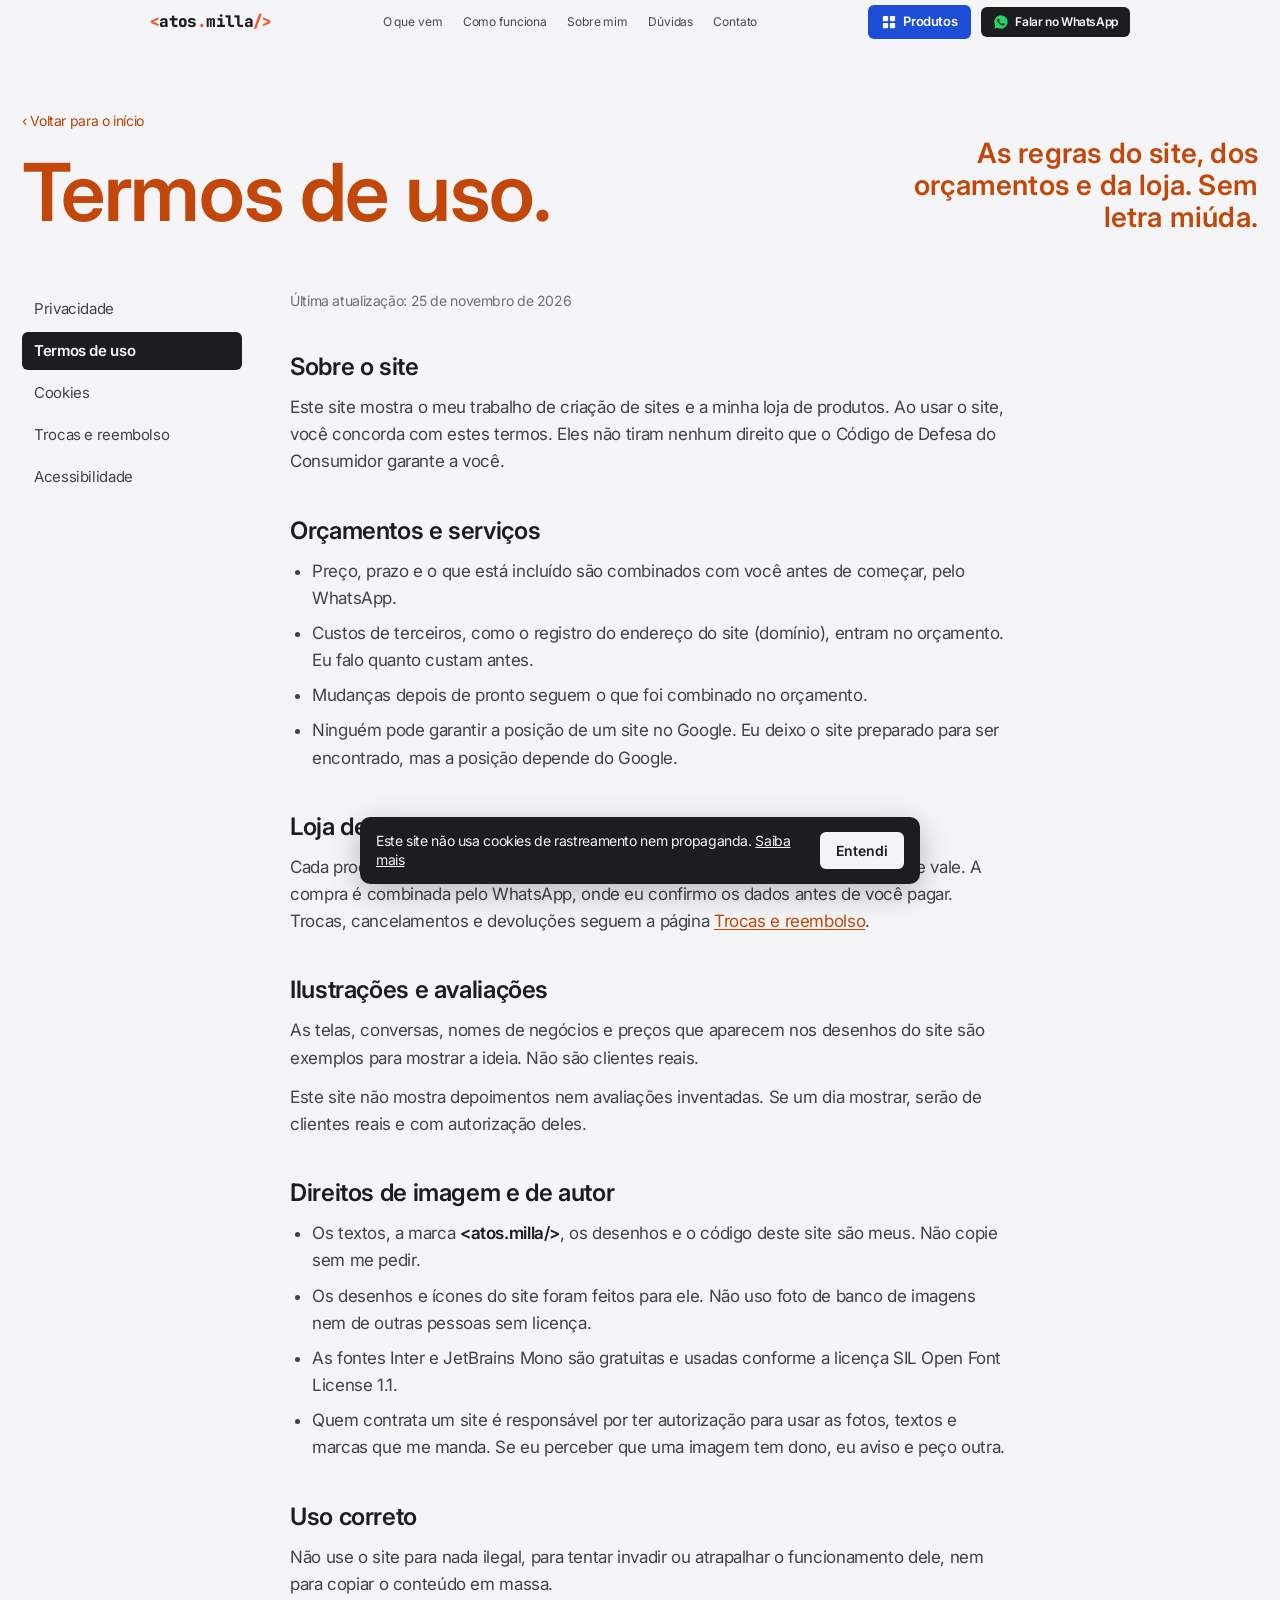
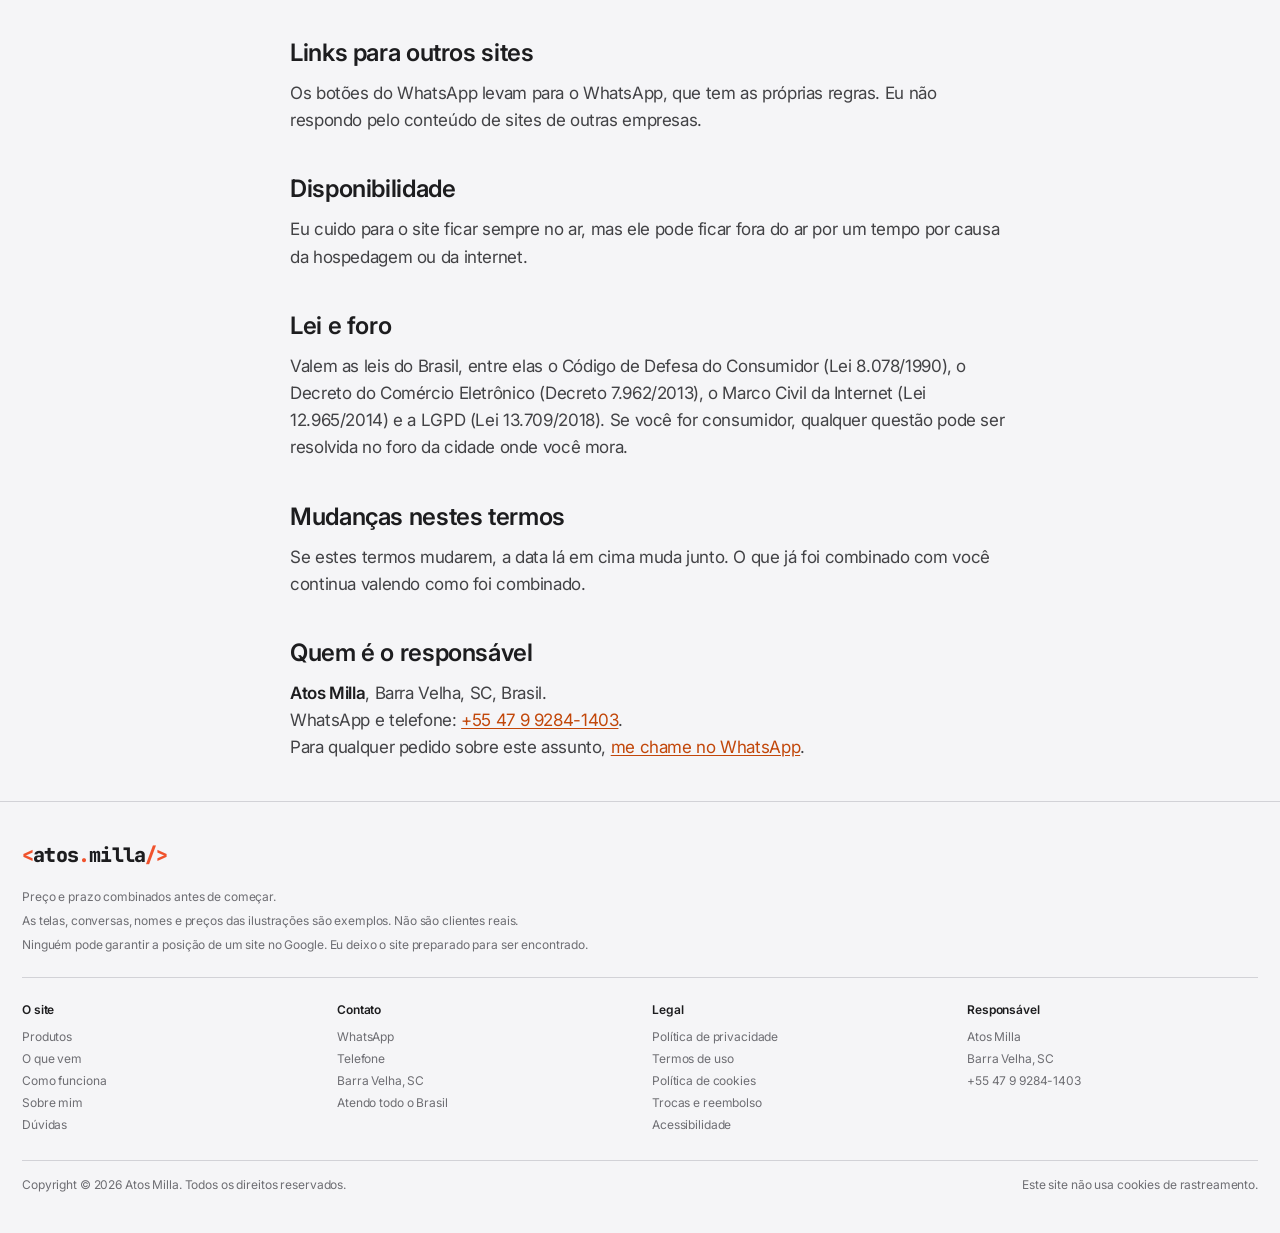
<file: termos.html>
<!doctype html>
<html lang="pt-BR">
<head>
<meta charset="utf-8">
<meta name="viewport" content="width=device-width, initial-scale=1">
<title>Termos de uso · Atos Milla</title>
<meta name="description" content="Regras de uso do site do Atos Milla, dos orçamentos e da loja.">
<meta name="theme-color" content="#f5f5f7">
<meta property="og:title" content="Termos de uso · Atos Milla">
<meta property="og:description" content="Faço o site do seu negócio. Você fala direto comigo, do começo ao fim.">
<meta property="og:type" content="website">
<meta property="og:image" content="https://atosmilla.github.io/assets/og.jpg">
<link rel="icon" href="data:image/svg+xml,%3Csvg xmlns='http://www.w3.org/2000/svg' viewBox='0 0 64 64'%3E%3Crect width='64' height='64' rx='16' fill='%23111318'/%3E%3Cpath d='M30 20L14 32l16 12' fill='none' stroke='%23F0532D' stroke-width='7' stroke-linecap='round' stroke-linejoin='round'/%3E%3Cpath d='M44 14L34 50' stroke='%23F5F4F0' stroke-width='7' stroke-linecap='round'/%3E%3C/svg%3E">
<link rel="stylesheet" href="assets/fonts.css?v=20261127a">
<link rel="stylesheet" href="assets/site.css?v=20261127a">
</head>
<body>
<a class="skip" href="index.html">Pular para o conteúdo</a>

<svg width="0" height="0" style="position:absolute" aria-hidden="true">
  <symbol id="i-wa" viewBox="0 0 24 24"><path fill="currentColor" d="M12 2a10 10 0 0 0-8.6 15.1L2 22l5-1.3A10 10 0 1 0 12 2Zm5.3 14.1c-.2.6-1.3 1.2-1.8 1.2s-1 .2-3.4-.7a12 12 0 0 1-4.7-4.2c-.4-.6-1-1.7-1-2.9s.6-1.8.9-2.1c.2-.2.5-.3.7-.3h.5c.2 0 .4 0 .6.5l.8 2c.1.2.1.4 0 .5l-.3.5-.4.4c-.1.2-.3.3-.1.6.2.3.8 1.3 1.6 2 1.1 1 2 1.3 2.3 1.4.3.1.5.1.6-.1l.9-1c.2-.3.4-.2.6-.1l1.9.9c.3.1.5.2.5.3.1.2.1.7-.2 1.1Z"/></symbol>
  <symbol id="i-plus" viewBox="0 0 14 14"><path d="M7 2v10M2 7h10" fill="none" stroke="currentColor" stroke-width="1.6"/></symbol>
  <symbol id="i-out" viewBox="0 0 14 14"><path d="M4 10L10 4M5 4h5v5" fill="none" stroke="currentColor" stroke-width="1.6"/></symbol>
  <symbol id="i-prev" viewBox="0 0 9 16"><path d="M8 1L1 8l7 7" fill="none" stroke="currentColor" stroke-width="1.8"/></symbol>
  <symbol id="i-next" viewBox="0 0 9 16"><path d="M1 1l7 7-7 7" fill="none" stroke="currentColor" stroke-width="1.8"/></symbol>
</svg>

<!-- 1. NAV -->
<header class="gnav" id="gnav">
  <nav class="gnav-in" aria-label="Principal">
    <a class="gnav-logo" href="index.html" aria-label="Atos Milla, início"><span class="logo-t"><b>&lt;</b>atos<b>.</b>milla<b>/&gt;</b></span></a>
    <ul class="gnav-links" id="gnav-links">
      <li><a href="index.html#o-que-vem">O que vem</a></li>
      <li><a href="index.html#como-funciona">Como funciona</a></li>
      <li><a href="index.html#sobre">Sobre mim</a></li>
      <li><a href="index.html#duvidas">Dúvidas</a></li>
      <li><a href="index.html#contato">Contato</a></li>
    </ul>
    <div class="gnav-act">
      <a class="gnav-prod" href="produtos.html"><svg aria-hidden="true" viewBox="0 0 16 16" width="14" height="14" fill="currentColor"><rect x="1" y="1" width="6" height="6" rx="1"/><rect x="9" y="1" width="6" height="6" rx="1"/><rect x="1" y="9" width="6" height="6" rx="1"/><rect x="9" y="9" width="6" height="6" rx="1"/></svg><span>Produtos</span></a>
      <a class="gnav-cta" data-wa="Oi Atos! Vi seu site e quero conversar." href="index.html#contato" aria-label="Falar no WhatsApp"><svg aria-hidden="true"><use href="#i-wa"/></svg><span>Falar no WhatsApp</span></a>
    </div>
    <button class="gnav-burger" id="burger" aria-label="Abrir menu" aria-expanded="false" aria-controls="gnav-links">
      <svg aria-hidden="true" width="18" height="12" viewBox="0 0 18 12" fill="none" stroke="currentColor" stroke-width="1.4"><path d="M1 3h16M1 9h16"/></svg>
    </button>
  </nav>
</header>

<main id="topo">
  <section class="wrap phead">
    <div>
      <a class="back" href="index.html">&lsaquo; Voltar para o início</a>
      <h1>Termos de uso.</h1>
    </div>
    <div class="phead-side">
      <h2>As regras do site, dos orçamentos e da loja. Sem letra miúda.</h2>
    </div>
  </section>
  <section class="wrap legal">
    <nav class="legal-nav" aria-label="Páginas legais"><a href="privacidade.html">Privacidade</a><a href="termos.html" aria-current="page">Termos de uso</a><a href="cookies.html">Cookies</a><a href="reembolso.html">Trocas e reembolso</a><a href="acessibilidade.html">Acessibilidade</a></nav>
    <article class="legal-doc">
      <p class="legal-date">Última atualização: 25 de novembro de 2026</p>
      <h2>Sobre o site</h2>
      <p>Este site mostra o meu trabalho de criação de sites e a minha loja de produtos. Ao usar o site, você concorda com estes termos. Eles não tiram nenhum direito que o Código de Defesa do Consumidor garante a você.</p>

      <h2>Orçamentos e serviços</h2>
      <ul>
        <li>Preço, prazo e o que está incluído são combinados com você antes de começar, pelo WhatsApp.</li>
        <li>Custos de terceiros, como o registro do endereço do site (domínio), entram no orçamento. Eu falo quanto custam antes.</li>
        <li>Mudanças depois de pronto seguem o que foi combinado no orçamento.</li>
        <li>Ninguém pode garantir a posição de um site no Google. Eu deixo o site preparado para ser encontrado, mas a posição depende do Google.</li>
      </ul>

      <h2>Loja de produtos</h2>
      <p>Cada produto mostra nome, descrição e preço. O preço que aparece é o preço que vale. A compra é combinada pelo WhatsApp, onde eu confirmo os dados antes de você pagar. Trocas, cancelamentos e devoluções seguem a página <a class="tx" href="reembolso.html">Trocas e reembolso</a>.</p>

      <h2>Ilustrações e avaliações</h2>
      <p>As telas, conversas, nomes de negócios e preços que aparecem nos desenhos do site são exemplos para mostrar a ideia. Não são clientes reais.</p>
      <p>Este site não mostra depoimentos nem avaliações inventadas. Se um dia mostrar, serão de clientes reais e com autorização deles.</p>

      <h2>Direitos de imagem e de autor</h2>
      <ul>
        <li>Os textos, a marca <b>&lt;atos.milla/&gt;</b>, os desenhos e o código deste site são meus. Não copie sem me pedir.</li>
        <li>Os desenhos e ícones do site foram feitos para ele. Não uso foto de banco de imagens nem de outras pessoas sem licença.</li>
        <li>As fontes Inter e JetBrains Mono são gratuitas e usadas conforme a licença SIL Open Font License 1.1.</li>
        <li>Quem contrata um site é responsável por ter autorização para usar as fotos, textos e marcas que me manda. Se eu perceber que uma imagem tem dono, eu aviso e peço outra.</li>
      </ul>

      <h2>Uso correto</h2>
      <p>Não use o site para nada ilegal, para tentar invadir ou atrapalhar o funcionamento dele, nem para copiar o conteúdo em massa.</p>

      <h2>Links para outros sites</h2>
      <p>Os botões do WhatsApp levam para o WhatsApp, que tem as próprias regras. Eu não respondo pelo conteúdo de sites de outras empresas.</p>

      <h2>Disponibilidade</h2>
      <p>Eu cuido para o site ficar sempre no ar, mas ele pode ficar fora do ar por um tempo por causa da hospedagem ou da internet.</p>

      <h2>Lei e foro</h2>
      <p>Valem as leis do Brasil, entre elas o Código de Defesa do Consumidor (Lei 8.078/1990), o Decreto do Comércio Eletrônico (Decreto 7.962/2013), o Marco Civil da Internet (Lei 12.965/2014) e a LGPD (Lei 13.709/2018). Se você for consumidor, qualquer questão pode ser resolvida no foro da cidade onde você mora.</p>

      <h2>Mudanças nestes termos</h2>
      <p>Se estes termos mudarem, a data lá em cima muda junto. O que já foi combinado com você continua valendo como foi combinado.</p>
      <h2>Quem é o responsável</h2>
      <p><b>Atos Milla</b>, Barra Velha, SC, Brasil.<br>WhatsApp e telefone: <a class="tx" href="tel:+5547992841403">+55 47 9 9284-1403</a>.<br>Para qualquer pedido sobre este assunto, <a class="tx" data-wa="Oi Atos! Tenho uma dúvida sobre a página Termos de uso do seu site." href="tel:+5547992841403">me chame no WhatsApp</a>.</p>
    </article>
  </section>
</main>

<footer class="wrap foot">
  <p class="foot-logo"><span class="logo-t"><b>&lt;</b>atos<b>.</b>milla<b>/&gt;</b></span></p>
  <div class="foot-notes">
    <p>Preço e prazo combinados antes de começar.</p>
    <p>As telas, conversas, nomes e preços das ilustrações são exemplos. Não são clientes reais.</p>
    <p>Ninguém pode garantir a posição de um site no Google. Eu deixo o site preparado para ser encontrado.</p>
  </div>
  <div class="foot-cols">
    <div><h4>O site</h4><a href="produtos.html">Produtos</a><a href="index.html#o-que-vem">O que vem</a><a href="index.html#como-funciona">Como funciona</a><a href="index.html#sobre">Sobre mim</a><a href="index.html#duvidas">Dúvidas</a></div>
    <div><h4>Contato</h4><a data-wa="Oi Atos! Vi seu site e quero conversar." href="index.html#contato">WhatsApp</a><a href="tel:+5547992841403">Telefone</a><span>Barra Velha, SC</span><span>Atendo todo o Brasil</span></div>
    <div><h4>Legal</h4><a href="privacidade.html">Política de privacidade</a><a href="termos.html">Termos de uso</a><a href="cookies.html">Política de cookies</a><a href="reembolso.html">Trocas e reembolso</a><a href="acessibilidade.html">Acessibilidade</a></div>
    <div><h4>Responsável</h4><span>Atos Milla</span><span>Barra Velha, SC</span><span>+55 47 9 9284-1403</span></div>
  </div>
  <div class="foot-legal"><span>Copyright © <span id="ano">2026</span> Atos Milla. Todos os direitos reservados.</span><span>Este site não usa cookies de rastreamento.</span></div>
</footer>

<script src="assets/site.js?v=20261127a"></script>
</body>
</html>
</file>
<file: assets/fonts.css>
/* Fontes guardadas no próprio site (não chamam o Google). Inter e JetBrains Mono, licença SIL Open Font License 1.1 */
@font-face {
  font-family: 'Inter';
  font-style: normal;
  font-weight: 400;
  font-display: swap;
  src: url(fonts/inter-latin-ext.woff2) format('woff2');
  unicode-range: U+0100-02BA, U+02BD-02C5, U+02C7-02CC, U+02CE-02D7, U+02DD-02FF, U+0304, U+0308, U+0329, U+1D00-1DBF, U+1E00-1E9F, U+1EF2-1EFF, U+2020, U+20A0-20AB, U+20AD-20C4, U+2113, U+2C60-2C7F, U+A720-A7FF;
}
@font-face {
  font-family: 'Inter';
  font-style: normal;
  font-weight: 400;
  font-display: swap;
  src: url(fonts/inter-latin.woff2) format('woff2');
  unicode-range: U+0000-00FF, U+0131, U+0152-0153, U+02BB-02BC, U+02C6, U+02DA, U+02DC, U+0304, U+0308, U+0329, U+2000-206F, U+20AC, U+2122, U+2191, U+2193, U+2212, U+2215, U+FEFF, U+FFFD;
}
@font-face {
  font-family: 'Inter';
  font-style: normal;
  font-weight: 500;
  font-display: swap;
  src: url(fonts/inter-latin-ext.woff2) format('woff2');
  unicode-range: U+0100-02BA, U+02BD-02C5, U+02C7-02CC, U+02CE-02D7, U+02DD-02FF, U+0304, U+0308, U+0329, U+1D00-1DBF, U+1E00-1E9F, U+1EF2-1EFF, U+2020, U+20A0-20AB, U+20AD-20C4, U+2113, U+2C60-2C7F, U+A720-A7FF;
}
@font-face {
  font-family: 'Inter';
  font-style: normal;
  font-weight: 500;
  font-display: swap;
  src: url(fonts/inter-latin.woff2) format('woff2');
  unicode-range: U+0000-00FF, U+0131, U+0152-0153, U+02BB-02BC, U+02C6, U+02DA, U+02DC, U+0304, U+0308, U+0329, U+2000-206F, U+20AC, U+2122, U+2191, U+2193, U+2212, U+2215, U+FEFF, U+FFFD;
}
@font-face {
  font-family: 'Inter';
  font-style: normal;
  font-weight: 600;
  font-display: swap;
  src: url(fonts/inter-latin-ext.woff2) format('woff2');
  unicode-range: U+0100-02BA, U+02BD-02C5, U+02C7-02CC, U+02CE-02D7, U+02DD-02FF, U+0304, U+0308, U+0329, U+1D00-1DBF, U+1E00-1E9F, U+1EF2-1EFF, U+2020, U+20A0-20AB, U+20AD-20C4, U+2113, U+2C60-2C7F, U+A720-A7FF;
}
@font-face {
  font-family: 'Inter';
  font-style: normal;
  font-weight: 600;
  font-display: swap;
  src: url(fonts/inter-latin.woff2) format('woff2');
  unicode-range: U+0000-00FF, U+0131, U+0152-0153, U+02BB-02BC, U+02C6, U+02DA, U+02DC, U+0304, U+0308, U+0329, U+2000-206F, U+20AC, U+2122, U+2191, U+2193, U+2212, U+2215, U+FEFF, U+FFFD;
}
@font-face {
  font-family: 'JetBrains Mono';
  font-style: normal;
  font-weight: 500;
  font-display: swap;
  src: url(fonts/jetbrains-mono-latin-ext.woff2) format('woff2');
  unicode-range: U+0100-02BA, U+02BD-02C5, U+02C7-02CC, U+02CE-02D7, U+02DD-02FF, U+0304, U+0308, U+0329, U+1D00-1DBF, U+1E00-1E9F, U+1EF2-1EFF, U+2020, U+20A0-20AB, U+20AD-20C4, U+2113, U+2C60-2C7F, U+A720-A7FF;
}
@font-face {
  font-family: 'JetBrains Mono';
  font-style: normal;
  font-weight: 500;
  font-display: swap;
  src: url(fonts/jetbrains-mono-latin.woff2) format('woff2');
  unicode-range: U+0000-00FF, U+0131, U+0152-0153, U+02BB-02BC, U+02C6, U+02DA, U+02DC, U+0304, U+0308, U+0329, U+2000-206F, U+20AC, U+2122, U+2191, U+2193, U+2212, U+2215, U+FEFF, U+FFFD;
}
@font-face {
  font-family: 'JetBrains Mono';
  font-style: normal;
  font-weight: 800;
  font-display: swap;
  src: url(fonts/jetbrains-mono-latin-ext.woff2) format('woff2');
  unicode-range: U+0100-02BA, U+02BD-02C5, U+02C7-02CC, U+02CE-02D7, U+02DD-02FF, U+0304, U+0308, U+0329, U+1D00-1DBF, U+1E00-1E9F, U+1EF2-1EFF, U+2020, U+20A0-20AB, U+20AD-20C4, U+2113, U+2C60-2C7F, U+A720-A7FF;
}
@font-face {
  font-family: 'JetBrains Mono';
  font-style: normal;
  font-weight: 800;
  font-display: swap;
  src: url(fonts/jetbrains-mono-latin.woff2) format('woff2');
  unicode-range: U+0000-00FF, U+0131, U+0152-0153, U+02BB-02BC, U+02C6, U+02DA, U+02DC, U+0304, U+0308, U+0329, U+2000-206F, U+20AC, U+2122, U+2191, U+2193, U+2212, U+2215, U+FEFF, U+FFFD;
}
</file>
<file: assets/site.css>
/* =========================================================
   ATOS MILLA · feito com a skill Site Vitrine Premium
   Marca: laranja, branco e preto.
   ========================================================= */
:root{
  --canvas:#f5f5f7;
  --surface:#ffffff;
  --surface-alt:#fafafc;
  --ink:#1d1d1f;
  --ink-2:#424245;
  --ink-3:#6e6e73;
  --ink-4:#86868b;
  --hairline:#d2d2d7;
  --link:#b8440b;
  --action:#c2470a;          /* laranja da marca, passa 5:1 com texto branco */
  --action-hover:#a83c08;
  --accent:#c2470a;          /* título da página e 1ª metade dos cabeçalhos */
  --flag:#b64400;
  --control:rgba(210,210,215,.64);
  --control-hover:rgba(223,223,227,.72);
  --tint-1:#f9d9c3;          /* pêssego */
  --tint-2:#efe7df;          /* areia */
  --tint-3:#fff0e0;          /* creme */
  --tint-4:#1d1d1f;          /* preto da marca */
  --wa:#25d366;
  --logo:#f0532d;            /* laranja da logo, só na logo */
  --logo-ink:#111318;
  --mono:"JetBrains Mono",ui-monospace,SFMono-Regular,Menlo,Consolas,monospace;

  --font:-apple-system,BlinkMacSystemFont,"SF Pro Display","SF Pro Text","Inter","Helvetica Neue",Helvetica,Arial,sans-serif;
  --r-card:10px; --r-tile:8px; --r-pill:6px;
  --shadow:2px 4px 12px rgba(0,0,0,.08);
  --shadow-hover:2px 4px 16px rgba(0,0,0,.16);
  --ease:cubic-bezier(0,0,.5,1);
  --max:1260px;
  --gutter:max(22px, calc((100vw - var(--max)) / 2));
  --nav-h:44px;
}
@media (prefers-color-scheme: dark){
  :root:not([data-theme="light"]){
    --canvas:#000; --surface:#1d1d1f; --surface-alt:#161617;
    --ink:#f5f5f7; --ink-2:#d2d2d7; --ink-3:#a1a1a6; --ink-4:#6e6e73; --hairline:#424245;
    --link:#ff9a5c; --control:rgba(66,66,69,.72); --control-hover:rgba(80,80,84,.8);
    --shadow:none; --shadow-hover:0 0 0 1px #424245;
    --accent:#ff8a4c; --flag:#ff8a3d;
    --tint-1:#3a2418; --tint-2:#2a2622; --tint-3:#33281c; --tint-4:#101011;
  }
}
:root[data-theme="dark"]{
  --canvas:#000; --surface:#1d1d1f; --surface-alt:#161617;
  --ink:#f5f5f7; --ink-2:#d2d2d7; --ink-3:#a1a1a6; --ink-4:#6e6e73; --hairline:#424245;
  --link:#ff9a5c; --control:rgba(66,66,69,.72); --control-hover:rgba(80,80,84,.8);
  --shadow:none; --shadow-hover:0 0 0 1px #424245;
  --accent:#ff8a4c; --flag:#ff8a3d;
  --tint-1:#3a2418; --tint-2:#2a2622; --tint-3:#33281c; --tint-4:#101011;
}

*,*::before,*::after{box-sizing:border-box}
html{-webkit-text-size-adjust:100%}
body{margin:0;background:var(--canvas);color:var(--ink);font-family:var(--font);
  font-size:17px;line-height:1.47059;letter-spacing:-.022em;font-weight:400;
  -webkit-font-smoothing:antialiased;-moz-osx-font-smoothing:grayscale;overflow-x:hidden}
img{max-width:100%;display:block}
a{color:var(--link);text-decoration:none}
a:hover{text-decoration:underline}
h1,h2,h3,p{margin:0}
.wrap{padding-inline:var(--gutter)}
section[id]{scroll-margin-top:calc(var(--nav-h) + 16px)}
.sr{position:absolute;width:1px;height:1px;overflow:hidden;clip:rect(0 0 0 0);white-space:nowrap}
:focus-visible{outline:2px solid var(--action);outline-offset:3px;border-radius:4px}

/* ---------- 1. NAV GLOBAL ---------- */
.gnav{position:sticky;top:0;z-index:50;height:var(--nav-h);
  background:rgba(245,245,247,.8);backdrop-filter:saturate(180%) blur(20px);-webkit-backdrop-filter:saturate(180%) blur(20px)}
@media (prefers-color-scheme: dark){:root:not([data-theme="light"]) .gnav{background:rgba(22,22,23,.8)}}
:root[data-theme="dark"] .gnav{background:rgba(22,22,23,.8)}
.gnav-in{max-width:1024px;margin:0 auto;height:100%;padding:0 22px;display:flex;align-items:center;justify-content:space-between;gap:8px}
.gnav-logo{display:inline-flex;align-items:center;gap:8px;font-weight:600;font-size:15px;letter-spacing:-.01em;color:var(--ink)}
.gnav-logo:hover{text-decoration:none}
/* logotipo <atos.milla/> */
.logo-t{font-family:var(--mono);font-weight:800;letter-spacing:-.04em;color:var(--ink);white-space:nowrap}
.logo-t b{color:var(--logo);font-weight:800}
.gnav-logo .logo-t{font-size:16px}
.gnav-links{display:flex;gap:0;list-style:none;margin:0;padding:0}
.gnav-links a{display:block;padding:0 10px;font-size:12px;line-height:var(--nav-h);letter-spacing:-.01em;color:var(--ink);opacity:.8;transition:opacity .2s}
.gnav-links a:hover{opacity:1;text-decoration:none}
.gnav-links a[aria-current]{opacity:1;font-weight:600;color:var(--accent)}
.gnav-cta{display:inline-flex;align-items:center;gap:6px;font-size:12px;font-weight:600;color:var(--canvas);background:var(--ink);padding:6px 12px;border-radius:var(--r-pill)}
.gnav-cta span{opacity:1}
.gnav-cta:hover{text-decoration:none;background:var(--ink-2)}
.gnav-cta svg{width:16px;height:16px;color:var(--wa);flex:none}
.gnav-act{display:flex;align-items:center;gap:10px}
.gnav-prod{display:inline-flex;align-items:center;gap:7px;font-size:13px;font-weight:600;color:#fff;background:#1d4ed8;padding:7px 14px;border-radius:var(--r-pill)}
.gnav-prod:hover{background:#1e40af;text-decoration:none}
.gnav-prod[aria-current]{background:#eef4ff;color:#1d4ed8;box-shadow:inset 0 0 0 1.5px #1d4ed8}
.gnav-burger{display:none;background:none;border:0;width:44px;height:44px;color:var(--ink);cursor:pointer;margin-right:-12px}
@media (max-width:833px){
  .gnav-links{display:none;position:absolute;top:var(--nav-h);left:0;right:0;flex-direction:column;
    background:var(--canvas);padding:12px 32px 28px;height:calc(100vh - var(--nav-h))}
  .gnav.open .gnav-links{display:flex}
  .gnav-links a{font-size:24px;font-weight:600;line-height:1.3;padding:8px 0;opacity:1}
  .gnav-burger{display:block}
  .gnav-act{gap:4px}
  .gnav-prod{padding:7px 11px}
  .gnav-logo{margin-right:auto}
  .gnav-cta{width:44px;height:44px;justify-content:center;background:none;padding:0}
  .gnav-cta:hover{background:none}
  .gnav-cta span{display:none}
  .gnav-cta svg{width:24px;height:24px;color:var(--wa)}
}

/* ---------- 2. FAIXA DE AVISO ---------- */
.ribbon{background:var(--surface-alt);text-align:center;font-size:14px;line-height:1.43;letter-spacing:-.016em;padding:14px 22px;color:var(--ink)}
.ribbon .live{display:inline-block;width:8px;height:8px;border-radius:50%;background:var(--wa);margin-right:8px;vertical-align:1px;position:relative}
.ribbon .live::after{content:"";position:absolute;inset:0;border-radius:50%;background:var(--wa);animation:ping 2.6s var(--ease) infinite}
@keyframes ping{0%{transform:scale(1);opacity:.6}80%,100%{transform:scale(2.8);opacity:0}}

/* ---------- 3. CABEÇALHO DA PÁGINA ---------- */
.phead{display:grid;grid-template-columns:1fr auto;gap:24px;align-items:end;padding-top:64px;padding-bottom:56px}
.phead h1{font-size:80px;line-height:1.05;font-weight:600;letter-spacing:-.015em;color:var(--accent)}
.phead h1.brand{font-family:var(--mono);font-weight:800;font-size:clamp(40px,11vw,96px);line-height:1;letter-spacing:-.05em;color:var(--ink);white-space:nowrap}
.brand b{color:var(--logo);font-weight:800}
.brand{position:relative;display:inline-block}
.brand .caret{display:inline-block;width:.08em;height:.9em;margin-left:.04em;vertical-align:-.08em;background:var(--logo);border-radius:2px;animation:caret 1s steps(1) infinite}
.brand.done .caret{animation:caret 1s steps(1) 3,fadeout .4s var(--ease) 3s forwards}
@keyframes caret{50%{opacity:0}}
@keyframes fadeout{to{opacity:0}}
.brand-sub{font-family:var(--mono);font-weight:500;font-size:13px;letter-spacing:.38em;text-transform:uppercase;color:var(--ink-3);margin-top:20px;opacity:0;transform:translateY(8px);transition:opacity .9s var(--ease),transform .9s var(--ease)}
.brand-wrap.done .brand-sub{opacity:1;transform:none}
.phead-side{text-align:right;max-width:400px}
.phead-side h2{font-size:28px;line-height:1.14;font-weight:600;letter-spacing:.007em;color:var(--accent)}
.phead-side .links{margin-top:12px;display:flex;flex-direction:column;gap:4px;font-size:14px;letter-spacing:-.016em}
@media (max-width:833px){
  .phead{grid-template-columns:1fr;padding-top:40px;padding-bottom:36px}
  .phead h1{font-size:48px}
  .phead-side{text-align:left}
  .phead-side h2{font-size:24px}
}
/* título que sobe palavra por palavra */
.split .wd{display:inline-block;overflow:hidden;vertical-align:top;padding-bottom:.08em;margin-bottom:-.08em}
.split .wd>span{display:inline-block;transform:translateY(105%);transition:transform 1s var(--ease);transition-delay:calc(var(--i) * 90ms + 100ms)}
.split.in .wd>span{transform:none}

.lk::after{content:" \203A";font-weight:400}
.lk-out::after{content:" \2197";font-size:.9em}

/* ---------- 4. NAVEGAÇÃO POR ÍCONES ---------- */
.iconnav{display:flex;gap:4px;overflow-x:auto;scroll-snap-type:x mandatory;scroll-padding-inline:var(--gutter);scrollbar-width:none;padding-bottom:72px}
.iconnav::-webkit-scrollbar{display:none}
.iconnav a{flex:0 0 auto;width:116px;text-align:center;color:var(--ink);font-size:14px;font-weight:500;letter-spacing:-.016em;scroll-snap-align:start;padding:4px 0}
.iconnav a:hover{text-decoration:none}
.iconnav .ico{width:96px;height:64px;margin:0 auto 10px;display:grid;place-items:center;transition:transform .3s var(--ease)}
.iconnav a:hover .ico{transform:translateY(-3px)}
.iconnav svg{color:var(--ink)}
/* barrinha que mostra que dá para arrastar (só aparece quando sobra conteúdo) */
.swipe{display:none;align-items:center;gap:12px;padding-bottom:64px;margin-top:-56px}
.swipe.on{display:flex}
.swipe-track{position:relative;flex:0 0 120px;height:4px;border-radius:2px;background:var(--hairline);overflow:hidden}
.swipe-thumb{position:absolute;left:0;top:0;height:100%;width:30%;border-radius:2px;background:var(--action);transform-origin:left;will-change:transform}
.iconnav .o{fill:var(--action)}
.iconnav .t{fill:var(--tint-1)}
.iconnav.rv a{opacity:0;transform:translateY(14px);transition:opacity .7s var(--ease),transform .7s var(--ease);transition-delay:calc(var(--i) * 60ms)}
.iconnav.rv.in a{opacity:1;transform:none}

/* ---------- 5. PRATELEIRA ---------- */
.shelf{padding-bottom:56px}
.shelf-h{font-size:28px;line-height:1.14;font-weight:600;letter-spacing:.007em;padding-bottom:8px}
.shelf-h .a{color:var(--accent)}
.shelf-h .b{color:var(--ink-3)}
@media (max-width:734px){.shelf-h{font-size:24px;line-height:1.17}}

.rail{position:relative}
.rail-track{display:flex;gap:20px;overflow-x:auto;scroll-snap-type:x mandatory;
  padding:16px var(--gutter) 40px;scroll-padding-inline:var(--gutter);scrollbar-width:none;margin-inline:calc(var(--gutter) * -1)}
.rail-track::-webkit-scrollbar{display:none}
.rail-track>*{scroll-snap-align:start;flex:0 0 auto}
.rail-paddles{display:flex;justify-content:flex-end;gap:14px}
.paddle{width:36px;height:36px;border-radius:var(--r-pill);border:0;background:var(--control);color:var(--ink);cursor:pointer;
  display:grid;place-items:center;transition:background .2s,opacity .2s}
.paddle:hover{background:var(--control-hover)}
.paddle:disabled{opacity:.42;cursor:default}
.paddle svg{width:9px;height:16px}
/* cards entram em sequência quando a prateleira aparece */
.rail.rv{opacity:1;transform:none}
.rail.rv .rail-track>*{opacity:0;transform:translateY(40px);transition:opacity .8s var(--ease),transform .9s var(--ease),box-shadow .3s var(--ease);transition-delay:calc(var(--i) * 90ms)}
.rail.rv.in .rail-track>*{opacity:1;transform:none}
.rail.rv.settled .rail-track>*{transition-delay:0s}
.rail.rv.in .rail-track>.card:hover,.rail.rv.in .rail-track>.tile:hover{transform:scale3d(1.01,1.01,1.01)}

/* ---------- 6. CARDS ---------- */
.card{position:relative;width:400px;height:500px;border-radius:var(--r-card);background:var(--surface);
  box-shadow:var(--shadow);overflow:hidden;color:var(--ink);display:flex;flex-direction:column;
  transition:box-shadow .3s var(--ease),transform .3s var(--ease)}
a.card:hover{text-decoration:none}
.rail.settled .card:hover,.card:hover{box-shadow:var(--shadow-hover);transform:scale3d(1.01,1.01,1.01)}
.card-info{padding:28px;position:relative;z-index:2}
.eyebrow{font-size:12px;line-height:1.33;font-weight:600;letter-spacing:-.01em;text-transform:uppercase;color:var(--ink-2);padding-bottom:8px}
.card-title{font-size:28px;line-height:1.14;font-weight:600;letter-spacing:.007em}
.card-desc{font-size:17px;line-height:1.24;padding-top:10px;padding-right:40px}
.card-media{flex:1;position:relative;display:grid;place-items:center}
.card.dark{color:#f5f5f7}.card.dark .eyebrow{color:#d2d2d7}
.card.w-480{width:480px}
.card.w-313{width:313px}
.card.faq{height:330px}
.card.faq .card-title{font-size:21px;line-height:1.19}
.card.faq .card-desc{color:var(--ink-2);padding-top:14px}
@media (max-width:734px){.card{width:309px;height:450px}.card.w-480{width:309px}.card.w-313{width:270px}.card.faq{height:330px}.card-title{font-size:24px}}

/* card de exemplo (vitrine de modelos) */
.pcard{width:313px;padding:0 28px 28px}
.pcard .card-media{padding-top:36px}
.swatches{display:flex;gap:7px;justify-content:center;padding:18px 0 22px}
.swatches i{width:9px;height:9px;border-radius:50%;box-shadow:inset 0 1px 2px rgba(0,0,0,.25)}
.flag{font-size:12px;font-weight:400;color:var(--flag);padding-bottom:4px}
.pname{font-size:17px;line-height:1.24;font-weight:600;letter-spacing:-.022em;min-height:42px}
.pprice{font-size:14px;line-height:1.43;letter-spacing:-.016em;padding-top:14px;color:var(--ink-2);padding-right:40px}
@media (max-width:734px){.pcard{width:270px}}

.corner{position:absolute;right:20px;bottom:20px;width:36px;height:36px;border-radius:var(--r-pill);background:var(--control);
  display:grid;place-items:center;color:var(--ink);z-index:3;transition:background .2s, transform .3s var(--ease)}
.card:hover .corner{background:var(--control-hover)}
.card.dark .corner{background:rgba(255,255,255,.18);color:#fff}
.corner svg{width:14px;height:14px}

.stack{display:flex;flex-direction:column;gap:20px}
.tile{width:313px;height:240px;border-radius:var(--r-card);padding:28px;box-shadow:var(--shadow);position:relative;color:var(--ink);
  transition:box-shadow .3s var(--ease),transform .3s var(--ease)}
a.tile:hover{text-decoration:none}
.tile:hover{box-shadow:var(--shadow-hover);transform:scale3d(1.01,1.01,1.01)}
.tile .ticon{width:32px;height:32px;margin-bottom:14px;color:var(--accent)}
.tile .num{display:block;font-size:48px;line-height:1;font-weight:600;letter-spacing:-.02em;color:var(--accent);margin-bottom:22px}
.tile p{font-size:21px;line-height:1.19;font-weight:600;letter-spacing:.011em}
.tile .sub{font-size:14px;line-height:1.43;font-weight:400;letter-spacing:-.016em;color:var(--ink-3);margin-top:10px}
@media (max-width:734px){.tile{width:270px;height:230px}}

/* ---------- 7. BOTÕES ---------- */
.btn{display:inline-flex;align-items:center;gap:8px;font-size:17px;line-height:1.18;letter-spacing:-.022em;font-weight:400;padding:12px 22px;border-radius:var(--r-pill);
  background:var(--action);color:#fff;border:1px solid transparent;cursor:pointer;transition:background .2s, transform .3s var(--ease)}
.btn:hover{background:var(--action-hover);text-decoration:none}
.btn-lg{font-size:19px;padding:16px 30px}
.btn{font-weight:600}
.btn-dark{background:var(--ink);color:var(--canvas)}
.btn-dark:hover{background:var(--ink-2)}
.btn-row{display:flex;flex-wrap:wrap;gap:12px;margin-top:20px}
.phead-side .btn-row{justify-content:flex-end}
@media (max-width:833px){.phead-side .btn-row{justify-content:flex-start}}
.btn svg{width:20px;height:20px;flex:none}

/* ---------- 8. BLOCO DESTAQUE ---------- */
.feature{border-radius:var(--r-card);background:var(--surface);box-shadow:var(--shadow);overflow:hidden;display:grid;grid-template-columns:1fr 1fr;min-height:480px}
.feature-copy{padding:64px;display:flex;flex-direction:column;justify-content:center;gap:16px}
.feature-copy h2{font-size:48px;line-height:1.08;font-weight:600;letter-spacing:-.003em}
.feature-copy p{font-size:21px;line-height:1.38;color:var(--ink-3);letter-spacing:.011em}
.feature-copy p.small{font-size:17px;line-height:1.47}
.feature-copy .cta{display:flex;gap:20px;align-items:center;margin-top:12px;flex-wrap:wrap}
.feature-media{background:var(--tint-1);position:relative;overflow:hidden;min-height:360px}
@media (max-width:833px){.feature{grid-template-columns:1fr}.feature-copy{padding:40px 28px}.feature-copy h2{font-size:32px}.feature-copy p{font-size:19px}.feature-media{min-height:320px}}

/* monograma do Atos com anéis que respiram */
.mono{position:absolute;inset:0;display:grid;place-items:center}
.mono .ring{position:absolute;border-radius:50%;border:1.5px solid var(--action);opacity:.25}
.mono .r1{width:220px;height:220px}.mono .r2{width:320px;height:320px;opacity:.16}.mono .r3{width:430px;height:430px;opacity:.09}
.live .mono .ring{animation:breathe 6s var(--ease) infinite}
.live .mono .r2{animation-delay:-2s}.live .mono .r3{animation-delay:-4s}
@keyframes breathe{50%{transform:scale(1.06);opacity:.05}}
.mono .disc{position:relative;width:150px;height:150px;border-radius:38px;background:var(--logo-ink);color:#f5f4f0;display:grid;place-items:center;font-family:var(--mono);font-weight:800;letter-spacing:-.06em;
  font-size:36px;font-weight:800;letter-spacing:-.06em;box-shadow:0 30px 60px -20px rgba(17,19,24,.55)}
.mono .tag{position:absolute;background:var(--surface);color:var(--ink);font-size:14px;font-weight:500;padding:8px 14px;border-radius:var(--r-pill);box-shadow:var(--shadow);
  opacity:0;transform:translateY(10px);transition:opacity .7s var(--ease),transform .7s var(--ease)}
.mono .t1{top:22%;left:12%;transition-delay:.3s}.mono .t2{top:30%;right:10%;transition-delay:.55s}.mono .t3{bottom:20%;left:20%;transition-delay:.8s}
.live .mono .tag{opacity:1;transform:none}
@media (max-width:833px){
  .mono .disc{width:120px;height:120px;font-size:29px;border-radius:30px}
  .mono .t1{top:8%;left:6%}.mono .t2{top:8%;right:6%}.mono .t3{bottom:8%;left:18%}
}

/* ---------- 9. CONTATO ---------- */
.contact{background:var(--surface);border-radius:var(--r-card);box-shadow:var(--shadow);padding:56px;display:grid;grid-template-columns:1fr 1fr;gap:48px;align-items:center}
.contact h2{font-size:40px;line-height:1.1;font-weight:600;letter-spacing:0}
.contact p{color:var(--ink-3);margin-top:12px}
.contact-act{display:flex;flex-direction:column;align-items:flex-start;gap:14px}
.contact-act .meta{font-size:14px;color:var(--ink-3);letter-spacing:-.016em}
@media (max-width:833px){.contact{grid-template-columns:1fr;padding:32px 24px;gap:28px}.contact h2{font-size:32px}}

/* ---------- 10. RODAPÉ ---------- */
.foot{font-size:12px;line-height:1.33;letter-spacing:-.01em;color:var(--ink-3);padding-top:40px;padding-bottom:40px;margin-top:40px;border-top:1px solid var(--hairline)}
.foot-notes p+p{margin-top:8px}
.foot-logo{margin-bottom:20px}.foot-logo .logo-t{font-size:20px}
.foot-cols{display:grid;grid-template-columns:repeat(4,1fr);gap:24px;padding:24px 0;border-top:1px solid var(--hairline);margin-top:24px}
.foot-cols h4{margin:0 0 8px;font-size:12px;font-weight:600;color:var(--ink)}
.foot-cols a,.foot-cols span{display:block;color:var(--ink-3);padding:3px 0}
.foot-legal{display:flex;justify-content:space-between;flex-wrap:wrap;gap:12px;padding-top:16px;border-top:1px solid var(--hairline)}
@media (max-width:734px){.foot-cols{grid-template-columns:1fr 1fr}}

/* ---------- 11. MOVIMENTO ---------- */
.rv{opacity:0;transform:translateY(24px);transition:opacity .8s var(--ease),transform .8s var(--ease)}
.rv.in{opacity:1;transform:none}

/* ---------- ilustrações animadas dentro dos cards ---------- */
.art{position:relative;width:100%;height:100%}
/* celular */
.phone{position:absolute;left:50%;bottom:-40px;width:170px;height:300px;margin-left:-85px;border-radius:30px;background:var(--ink);padding:10px;box-shadow:0 30px 50px -20px rgba(0,0,0,.35)}
.phone .scr{width:100%;height:100%;border-radius:22px;background:var(--surface);overflow:hidden;padding:18px 12px;display:flex;flex-direction:column;gap:8px}
.phone .b{height:12px;border-radius:6px;background:var(--hairline);opacity:0;transform:translateY(16px)}
.phone .b.hero{height:70px;border-radius:12px;background:var(--tint-1)}
.phone .b.btnb{height:26px;width:70%;border-radius:13px;background:var(--action)}
.phone .b.s{width:60%}
.live .phone .b{animation:build 6s var(--ease) infinite}
.live .phone .b:nth-child(2){animation-delay:.15s}.live .phone .b:nth-child(3){animation-delay:.3s}.live .phone .b:nth-child(4){animation-delay:.45s}.live .phone .b:nth-child(5){animation-delay:.6s}.live .phone .b:nth-child(6){animation-delay:.75s}
@keyframes build{0%{opacity:0;transform:translateY(16px)}12%,86%{opacity:1;transform:none}100%{opacity:0;transform:translateY(-6px)}}
/* conversa de WhatsApp */
.chat{position:absolute;inset:auto 28px 40px 28px;display:flex;flex-direction:column;gap:10px}
.msg{max-width:78%;font-size:15px;line-height:1.3;padding:10px 14px;border-radius:18px;opacity:0;transform:translateY(12px) scale(.96);transform-origin:left bottom}
.msg.in-m{background:var(--surface);color:var(--ink);border-bottom-left-radius:6px;box-shadow:var(--shadow)}
.msg.out-m{align-self:flex-end;background:#d9fdd3;color:#111b21;border-bottom-right-radius:6px;transform-origin:right bottom}
.live .msg{animation:chat 7s var(--ease) infinite}
.live .msg:nth-child(2){animation-delay:.9s}.live .msg:nth-child(3){animation-delay:1.8s}
@keyframes chat{0%{opacity:0;transform:translateY(12px) scale(.96)}8%,85%{opacity:1;transform:none}100%{opacity:0}}
/* busca no Google */
.search{position:absolute;left:28px;right:28px;top:40px}
.sbar{display:flex;align-items:center;gap:10px;background:var(--surface);border-radius:var(--r-pill);padding:12px 16px;box-shadow:var(--shadow);font-size:15px;color:var(--ink);overflow:hidden}
.sbar svg{width:16px;height:16px;flex:none;color:var(--ink-3)}
.sbar .typed{position:relative;white-space:nowrap}
.sbar .typed::after{content:"";position:absolute;inset:0 -4px 0 0;background:var(--surface);transform-origin:right;transform:scaleX(1)}
.live .sbar .typed::after{animation:type 6s steps(18) infinite}
@keyframes type{0%{transform:scaleX(1)}35%,90%{transform:scaleX(0)}100%{transform:scaleX(1)}}
.result{margin-top:16px;background:var(--surface);border-radius:18px;padding:16px;box-shadow:var(--shadow);opacity:0;transform:translateY(12px)}
.result b{display:block;font-size:15px;font-weight:600;color:var(--action);margin-bottom:6px}
.result i{display:block;height:8px;border-radius:4px;background:var(--hairline);margin-top:6px}
.result i+i{width:70%}
.result+.result{opacity:0}
.live .result{animation:res 6s var(--ease) infinite}
.live .result+.result{animation-delay:.25s}
@keyframes res{0%,36%{opacity:0;transform:translateY(12px)}46%,88%{opacity:1;transform:none}100%{opacity:0}}
/* carrega rápido */
.speed{position:absolute;left:28px;right:28px;bottom:56px}
.speed .big{font-size:64px;font-weight:600;letter-spacing:-.03em;line-height:1;color:#f5f5f7}
.speed .big small{font-size:22px;font-weight:500;color:#a1a1a6;margin-left:6px;letter-spacing:0}
.speed .track{margin-top:18px;height:8px;border-radius:4px;background:rgba(255,255,255,.14);overflow:hidden}
.speed .fill{height:100%;background:var(--action);transform-origin:left;transform:scaleX(0)}
.live .speed .fill{animation:load 4s var(--ease) infinite}
@keyframes load{0%{transform:scaleX(0)}40%,85%{transform:scaleX(1)}100%{transform:scaleX(1);opacity:0}}
/* endereço próprio */
.browser{position:absolute;left:28px;right:-40px;bottom:40px;height:230px;border-radius:18px 0 0 18px;background:var(--surface);box-shadow:var(--shadow);overflow:hidden}
.browser .top{display:flex;align-items:center;gap:6px;padding:12px 14px;border-bottom:1px solid var(--hairline)}
.browser .top i{width:9px;height:9px;border-radius:50%;background:var(--hairline)}
.browser .url{margin-left:10px;flex:1;background:var(--canvas);border-radius:var(--r-pill);padding:6px 12px;font-size:13px;color:var(--ink-2);white-space:nowrap;overflow:hidden}
.browser .url b{color:var(--ink);font-weight:600}
.browser .body{padding:18px}
.browser .body i{display:block;height:10px;border-radius:5px;background:var(--hairline);margin-bottom:10px}
.browser .body i:first-child{height:44px;border-radius:10px;background:var(--tint-1)}
.browser .body i:last-child{width:55%}
.browser .url b{display:inline-block;opacity:0;transform:translateY(6px)}
.live .browser .url b{animation:url 6s var(--ease) infinite}
@keyframes url{0%,10%{opacity:0;transform:translateY(6px)}22%,88%{opacity:1;transform:none}100%{opacity:0}}
/* mudanças */
.swap{position:absolute;left:28px;right:28px;bottom:48px}
.swap .row{display:flex;justify-content:space-between;align-items:center;background:var(--surface);border-radius:18px;padding:16px 18px;box-shadow:var(--shadow);font-size:15px}
.swap .row+.row{margin-top:12px}
.swap .val{position:relative;display:inline-grid;font-weight:600}
.swap .val span{grid-area:1/1;text-align:right;transition:none}
.swap .val .new{color:var(--action);opacity:0;transform:translateY(8px)}
.live .swap .val .old{animation:out 6s var(--ease) infinite}
.live .swap .val .new{animation:inn 6s var(--ease) infinite}
.live .swap .row+.row .val span{animation-delay:.5s}
@keyframes out{0%,30%{opacity:1;transform:none}40%,85%{opacity:0;transform:translateY(-8px)}100%{opacity:1;transform:none}}
@keyframes inn{0%,30%{opacity:0;transform:translateY(8px)}40%,85%{opacity:1;transform:none}100%{opacity:0;transform:translateY(8px)}}

/* programa de notas: notas passando de um sistema para o outro */
.grades{position:absolute;left:24px;right:24px;bottom:68px;display:grid;grid-template-columns:1fr 34px 1fr;align-items:center}
.grades .sys{background:var(--surface);border-radius:16px;padding:12px;box-shadow:var(--shadow)}
.grades .sh{font-size:11px;font-weight:600;text-transform:uppercase;color:var(--ink-2);padding:0 4px 8px;border-bottom:1px solid var(--hairline);margin-bottom:4px}
.grades .gr{display:flex;justify-content:space-between;font-size:14px;padding:6px 4px;color:var(--ink)}
.grades .gr+.gr{border-top:1px solid var(--hairline)}
.grades .gr b{font-weight:600;font-variant-numeric:tabular-nums}
.grades .to .gr b{color:var(--action);opacity:0;transform:translateX(-8px)}
.grades .pipe{display:flex;justify-content:center;gap:4px}
.grades .pipe i{width:5px;height:5px;border-radius:50%;background:var(--action);opacity:.25}
.live .grades .to .gr b{animation:gin 6s var(--ease) infinite}
.live .grades .to .gr:nth-of-type(2) b{animation-delay:.35s}.live .grades .to .gr:nth-of-type(3) b{animation-delay:.7s}.live .grades .to .gr:nth-of-type(4) b{animation-delay:1.05s}
.live .grades .pipe i{animation:pdot 1.2s var(--ease) infinite}
.live .grades .pipe i:nth-child(2){animation-delay:.2s}.live .grades .pipe i:nth-child(3){animation-delay:.4s}
@keyframes gin{0%,12%{opacity:0;transform:translateX(-8px)}22%,85%{opacity:1;transform:none}100%{opacity:0}}
@keyframes pdot{50%{opacity:1;transform:scale(1.3)}}
@media (max-width:734px){.grades{left:18px;right:18px;grid-template-columns:1fr 26px 1fr}.grades .gr{font-size:13px}.grades .sys{padding:10px}}

/* mini sites de exemplo */
.mini{width:100%;height:200px;border-radius:14px;overflow:hidden;background:var(--mbg);box-shadow:0 10px 30px -14px rgba(0,0,0,.35);display:flex;flex-direction:column;transition:transform .5s var(--ease)}
.card:hover .mini{transform:translateY(-4px)}
.mini .mt{display:flex;align-items:center;justify-content:space-between;padding:10px 12px;font-size:11px;font-weight:600;color:var(--mtx)}
.mini .mt i{width:26px;height:6px;border-radius:3px;background:var(--mtx);opacity:.35}
.mini .mh{flex:1;margin:0 10px;border-radius:10px;background:var(--mc1);padding:14px;color:#fff;display:flex;flex-direction:column;justify-content:flex-end}
.mini .mh b{font-size:15px;line-height:1.15;font-weight:600;max-width:80%}
.mini .mh span{margin-top:8px;align-self:flex-start;font-size:10px;font-weight:600;background:var(--mc2);color:var(--mbtn);padding:5px 10px;border-radius:var(--r-pill)}
.mini .mf{display:flex;gap:6px;padding:10px}
.mini .mf i{flex:1;height:26px;border-radius:7px;background:var(--mtx);opacity:.12}

/* ---------- SEM ANIMAÇÕES: tudo aparece parado e pronto ---------- */
  *,*::before,*::after{animation:none!important;transition:none!important}
  .rv,.rail.rv .rail-track>*,.iconnav.rv a{opacity:1!important;transform:none!important}
  .split .wd>span{transform:none!important}
  .brand-sub{opacity:1!important;transform:none!important}
  /* única animação do site: a logo sendo digitada (pedido do Atos em 2026-11-27) */
  .brand .ghost{visibility:hidden}
  .brand .typed{position:absolute;left:0;top:0}
  .brand .caret{animation:caret 1s steps(1) infinite!important}
  .brand.done .caret{animation:caret 1s steps(1) 3,fadeout .4s ease 3s forwards!important}
  @media (prefers-reduced-motion:reduce){.brand .caret{display:none}}
  .card:hover,.tile:hover{transform:none}
  .phone .b,.msg,.result,.result+.result,.browser .url b,.mono .tag{opacity:1;transform:none}
  .sbar .typed::after{transform:scaleX(0)}
  .speed .fill{transform:scaleX(1)}
  .swap .val .new{opacity:1;transform:none}.swap .val .old{opacity:0}
  .grades .to .gr b{opacity:1;transform:none}

body.paused *,body.paused *::before,body.paused *::after{animation-play-state:paused!important}

/* ---------- PÁGINA DE PRODUTOS ---------- */
.feature-media .grades{top:50%;bottom:auto;transform:translateY(-50%)}
.back{display:inline-block;font-size:14px;margin-bottom:18px}

/* ---------- WHATSAPP: símbolo sempre verde ---------- */
.btn-wa{background:var(--ink);color:var(--canvas)}
.btn-wa:hover{background:var(--ink-2)}
.btn-wa svg{color:var(--wa)}

/* ---------- TEMA BRANCO E AZUL (página de Produtos) ----------
   Sempre claro, mesmo com o celular ou o computador no modo escuro. */
body.theme-blue{
  color-scheme:light;
  --canvas:#ffffff; --surface:#ffffff; --surface-alt:#f4f7fd;
  --ink:#1d1d1f; --ink-2:#424245; --ink-3:#6e6e73; --ink-4:#86868b; --hairline:#dfe5f1;
  --control:rgba(210,216,230,.64); --control-hover:rgba(220,226,238,.8);
  --accent:#1d4ed8; --action:#1d4ed8; --action-hover:#1e40af; --link:#1d4ed8; --flag:#1d4ed8;
  --tint-1:#dce7fd; --tint-2:#eaf0fb; --tint-3:#eef4ff; --tint-4:#0f1b3d;
  --shadow:0 1px 3px rgba(15,27,61,.08),0 6px 18px rgba(15,27,61,.08);
  --shadow-hover:0 1px 3px rgba(15,27,61,.12),0 8px 24px rgba(15,27,61,.14);
}
:root body.theme-blue .gnav{background:rgba(255,255,255,.9);border-bottom:1px solid #e3e9f5}
body.theme-blue .hl-on-dark{color:#93b7ff!important}

/* ---------- LOJA (marketplace) ---------- */
.mk-bar{display:flex;flex-wrap:wrap;align-items:center;gap:14px;padding:18px;background:var(--surface-alt);border:1px solid var(--hairline);border-radius:var(--r-card)}
.mk-search{flex:1 1 280px;display:flex;align-items:center;gap:10px;background:var(--surface);border:1px solid var(--hairline);border-radius:var(--r-pill);padding:0 14px;height:44px;color:var(--ink-3)}
.mk-search:focus-within{border-color:var(--action);box-shadow:0 0 0 3px rgba(29,78,216,.15)}
.mk-search input{flex:1;border:0;outline:0;background:none;font:inherit;font-size:16px;color:var(--ink);height:100%;min-width:0}
.mk-chips{display:flex;flex-wrap:wrap;gap:8px}
.mk-chip{font:inherit;font-size:14px;font-weight:600;color:var(--ink);background:var(--surface);border:1px solid var(--hairline);border-radius:var(--r-pill);padding:9px 14px;cursor:pointer;display:inline-flex;align-items:center;gap:8px}
.mk-chip i{font-style:normal;font-weight:500;font-size:12px;color:var(--ink-3);background:var(--surface-alt);border-radius:4px;padding:1px 6px}
.mk-chip:hover{border-color:var(--action)}
.mk-chip[aria-pressed="true"]{background:var(--action);border-color:var(--action);color:#fff}
.mk-chip[aria-pressed="true"] i{background:rgba(255,255,255,.2);color:#fff}
.mk-count{font-size:14px;color:var(--ink-3);margin:18px 2px 14px}
.mk-grid{display:grid;grid-template-columns:repeat(auto-fill,minmax(250px,1fr));gap:20px}
.mk-card{background:var(--surface);border:1px solid var(--hairline);border-radius:var(--r-card);overflow:hidden;display:flex;flex-direction:column}
.mk-img{aspect-ratio:4/3;background:var(--tint-1)}
.mk-img img{width:100%;height:100%;object-fit:cover}
.mk-ph{display:block;width:100%;height:100%}
.mk-body{padding:18px;display:flex;flex-direction:column;gap:6px;flex:1}
.mk-cat{font-size:12px;font-weight:600;text-transform:uppercase;color:var(--accent)}
.mk-body h3{font-size:19px;line-height:1.2;font-weight:600}
.mk-desc{font-size:14px;color:var(--ink-3)}
.mk-foot{margin-top:auto;padding-top:14px;display:flex;align-items:center;justify-content:space-between;gap:10px}
.mk-price{font-size:19px}
.mk-buy{padding:9px 16px;font-size:15px}
.mk-empty{border:2px dashed var(--hairline);border-radius:var(--r-card);padding:64px 24px;text-align:center;color:var(--ink-3);display:flex;flex-direction:column;align-items:center;gap:12px}
.mk-empty[hidden],.mk-grid[hidden]{display:none}
.mk-empty svg{color:var(--accent)}
.mk-empty h2{font-size:24px;line-height:1.2;font-weight:600;color:var(--ink)}
.mk-empty p{max-width:40ch}
.mk-empty .btn{margin-top:8px}
@media (max-width:734px){.mk-bar{padding:14px}.mk-empty{padding:44px 20px}.mk-empty h2{font-size:21px}}

/* ---------- ACESSIBILIDADE ---------- */
.skip{position:absolute;left:12px;top:-60px;z-index:100;background:var(--ink);color:var(--canvas);padding:10px 16px;border-radius:var(--r-pill);font-size:15px;font-weight:600}
.skip:focus{top:12px;text-decoration:none}
.tile .sub{color:var(--ink-2)}
.rail-track:focus-visible{outline:2px solid var(--action);outline-offset:4px}
.tx{color:var(--action);text-decoration:underline;text-underline-offset:2px}
.tx:hover{text-decoration-thickness:2px}

/* ---------- AVISO DE COOKIES ---------- */
.cookie-bar{position:fixed;left:16px;right:16px;bottom:16px;z-index:90;max-width:560px;margin:0 auto;display:flex;align-items:center;gap:14px;padding:14px 16px;background:var(--ink);color:var(--canvas);border-radius:var(--r-card);font-size:14px;line-height:1.4;box-shadow:0 8px 30px rgba(0,0,0,.25)}
.cookie-bar p{flex:1}
.cookie-bar a{color:inherit;text-decoration:underline}
.cookie-bar button{font:inherit;font-weight:600;background:var(--canvas);color:var(--ink);border:0;border-radius:var(--r-pill);padding:9px 16px;cursor:pointer;flex:none}
.cookie-bar button:focus-visible{outline:2px solid var(--canvas);outline-offset:2px}

/* ---------- PÁGINAS LEGAIS ---------- */
.legal{display:grid;grid-template-columns:220px 1fr;gap:48px;align-items:start}
.legal-nav{display:flex;flex-direction:column;gap:4px;position:sticky;top:76px}
.legal-nav a{color:var(--ink-2);padding:8px 12px;border-radius:var(--r-pill);font-size:15px}
.legal-nav a:hover{background:var(--surface-alt);text-decoration:none}
.legal-nav a[aria-current="page"]{background:var(--ink);color:var(--canvas);font-weight:600}
.legal-doc{max-width:720px;font-size:17px;line-height:1.6;color:var(--ink-2)}
.legal-doc h2{font-size:24px;line-height:1.25;font-weight:600;color:var(--ink);margin:40px 0 12px}
.legal-doc p+p{margin-top:12px}
.legal-doc ul{margin:12px 0 0;padding-left:22px}
.legal-doc li+li{margin-top:8px}
.legal-doc b{color:var(--ink);font-weight:600}

.legal-date{font-size:14px;color:var(--ink-3)}
.legal-table{width:100%;border-collapse:collapse;margin-top:14px;font-size:15px}
.legal-table th,.legal-table td{text-align:left;vertical-align:top;padding:10px 12px;border:1px solid var(--hairline)}
.legal-table th{background:var(--surface-alt);color:var(--ink);font-weight:600}
.legal-table code{font-family:var(--mono);font-size:14px}
@media (max-width:834px){.legal{grid-template-columns:1fr;gap:24px}.legal-nav{position:static;flex-direction:row;flex-wrap:wrap}.legal-nav a{border:1px solid var(--hairline)}}
@media (max-width:734px){.legal-doc{font-size:16px}.legal-doc h2{font-size:21px;margin-top:32px}.legal-table{font-size:14px}.legal-table th,.legal-table td{padding:8px}.cookie-bar{flex-direction:column;align-items:stretch;text-align:left}}
@media (prefers-color-scheme:dark){:root:not([data-theme="light"]) .tx{color:#ff8a4c}}
:root[data-theme="dark"] .tx{color:#ff8a4c}
:root body.theme-blue .tx{color:var(--action)}
</file>
